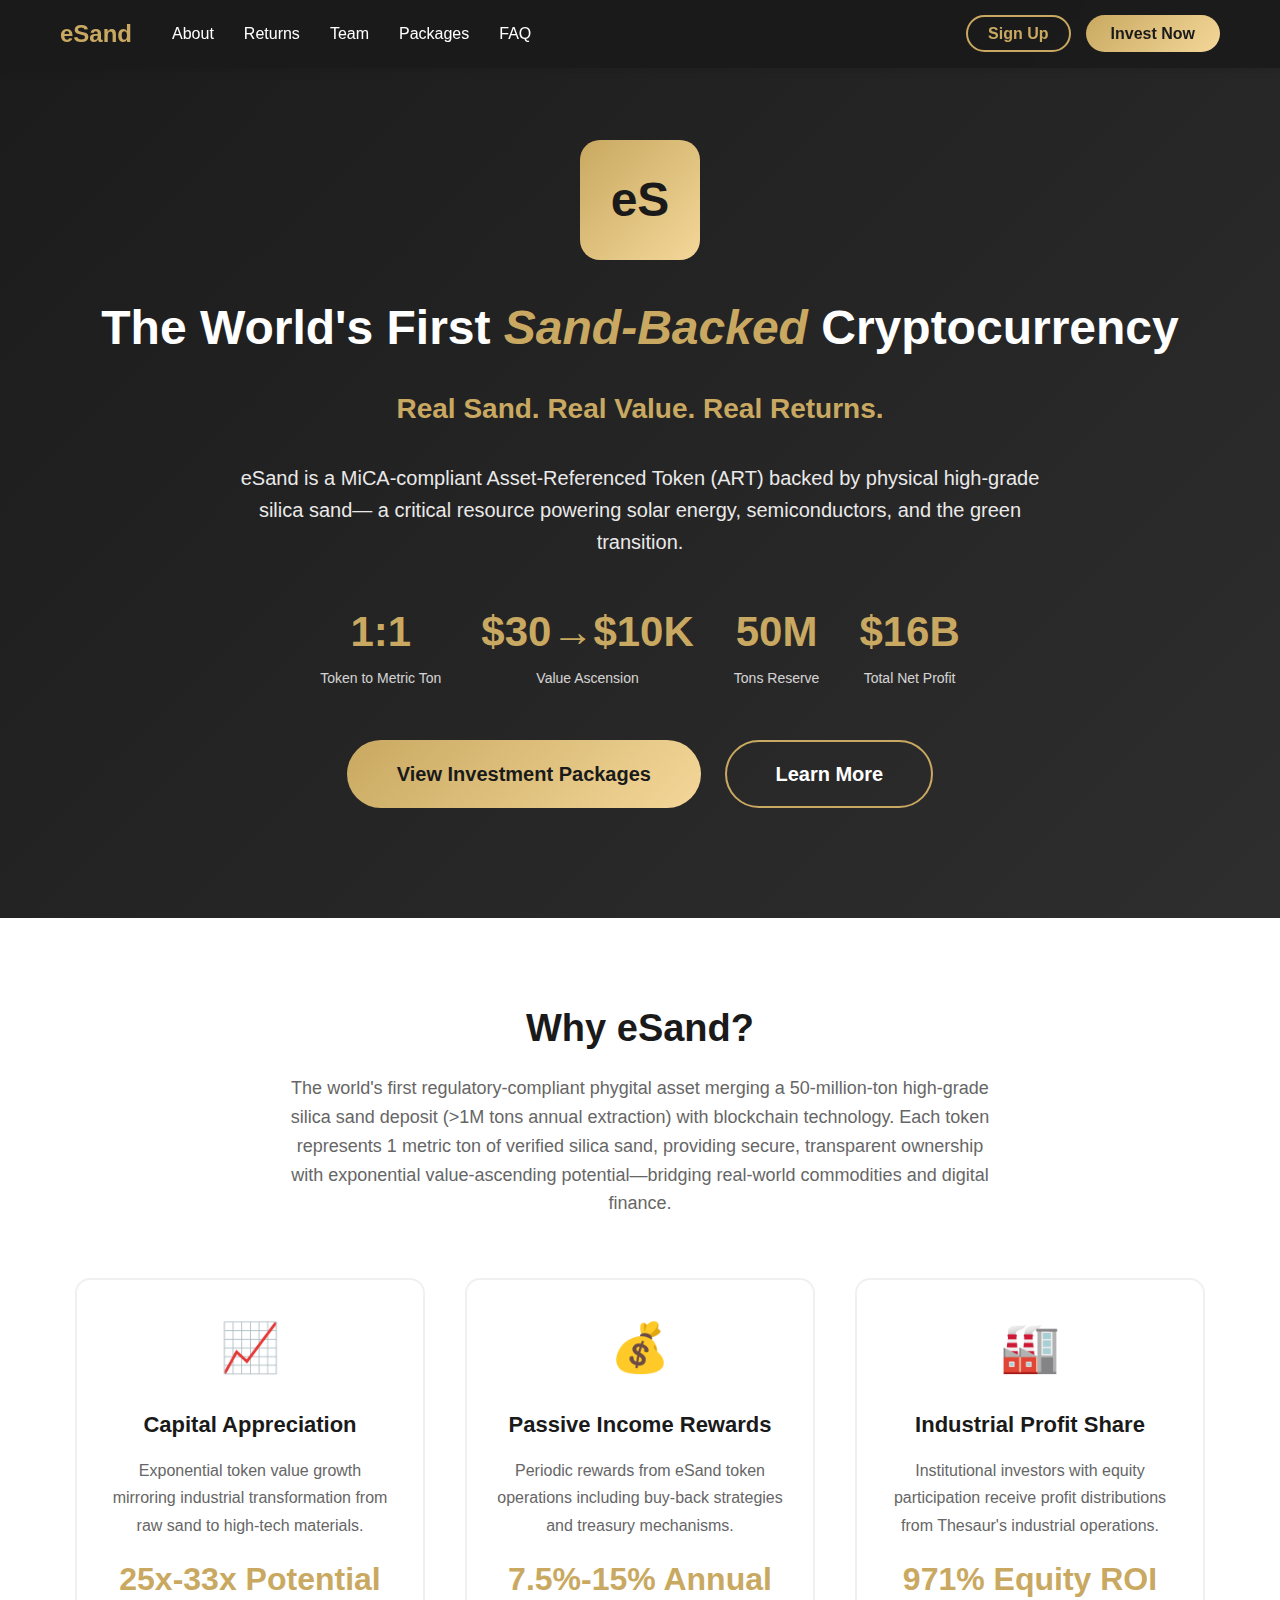
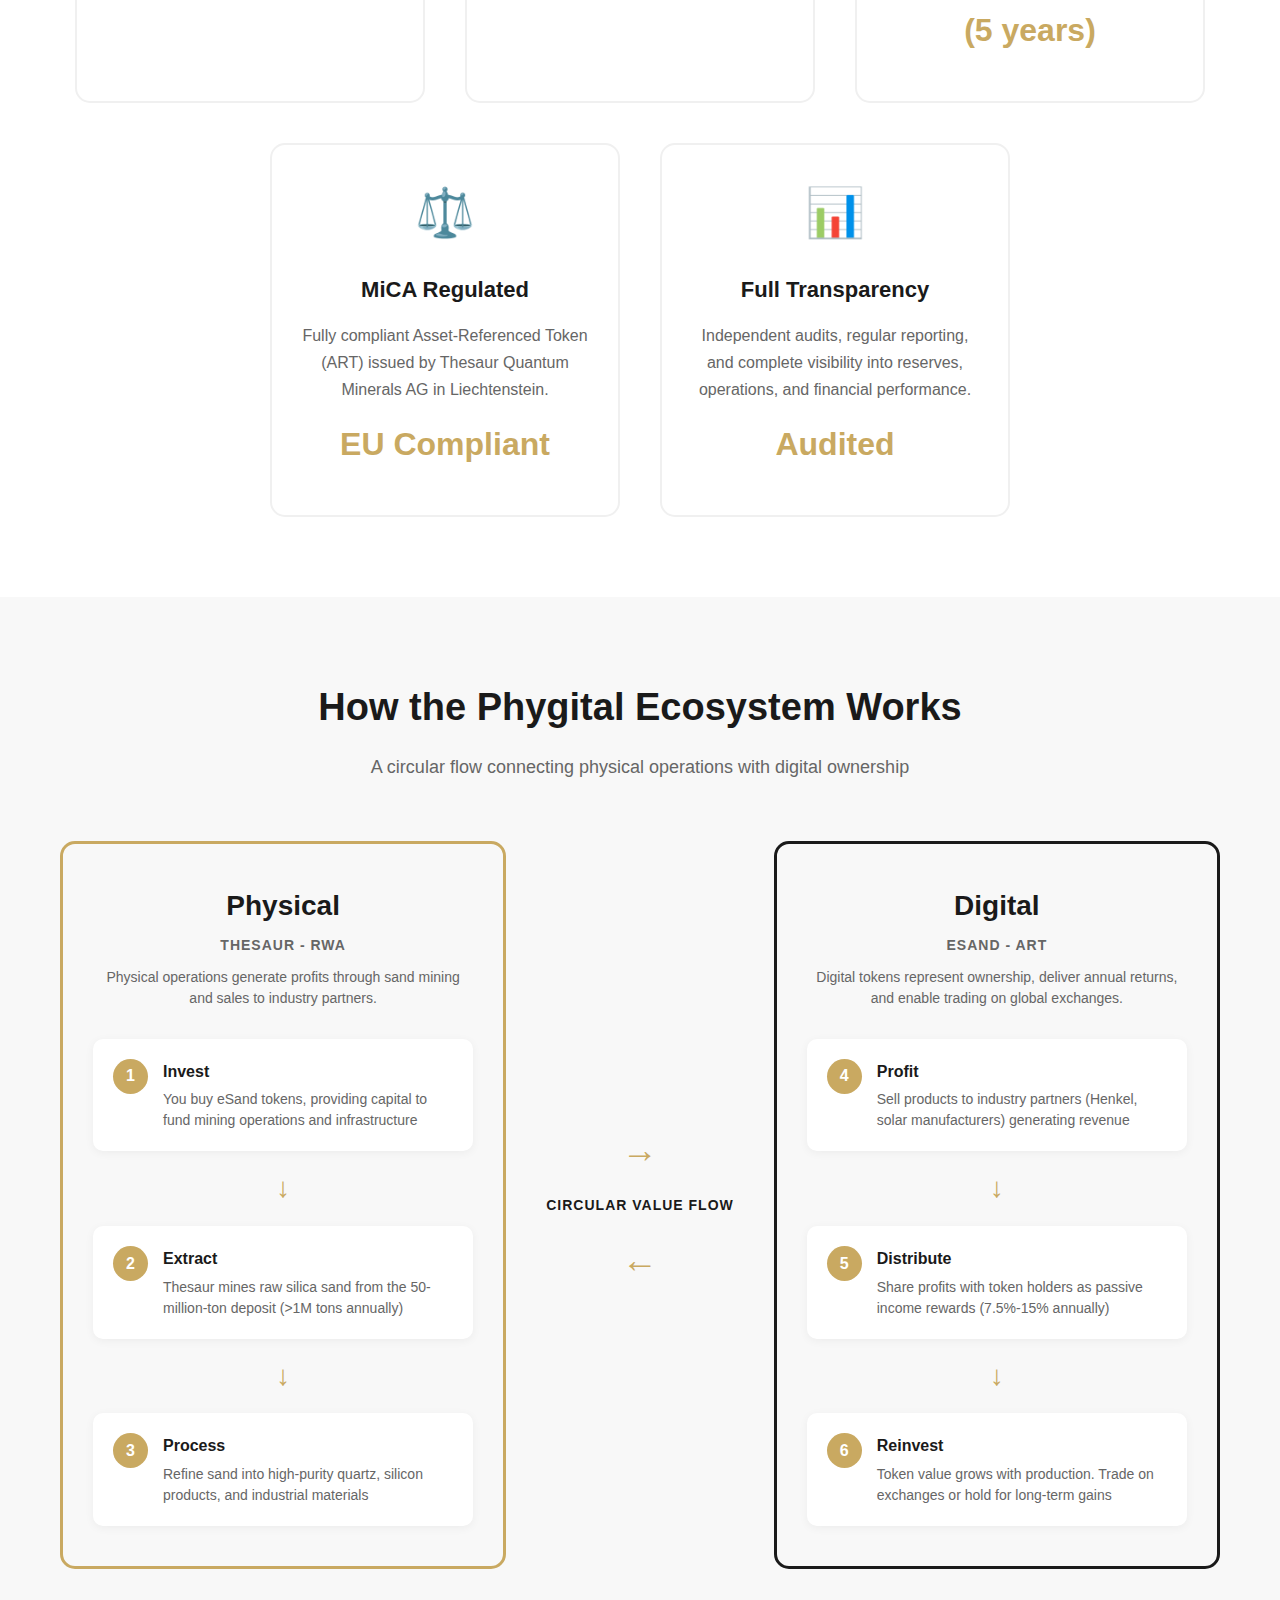
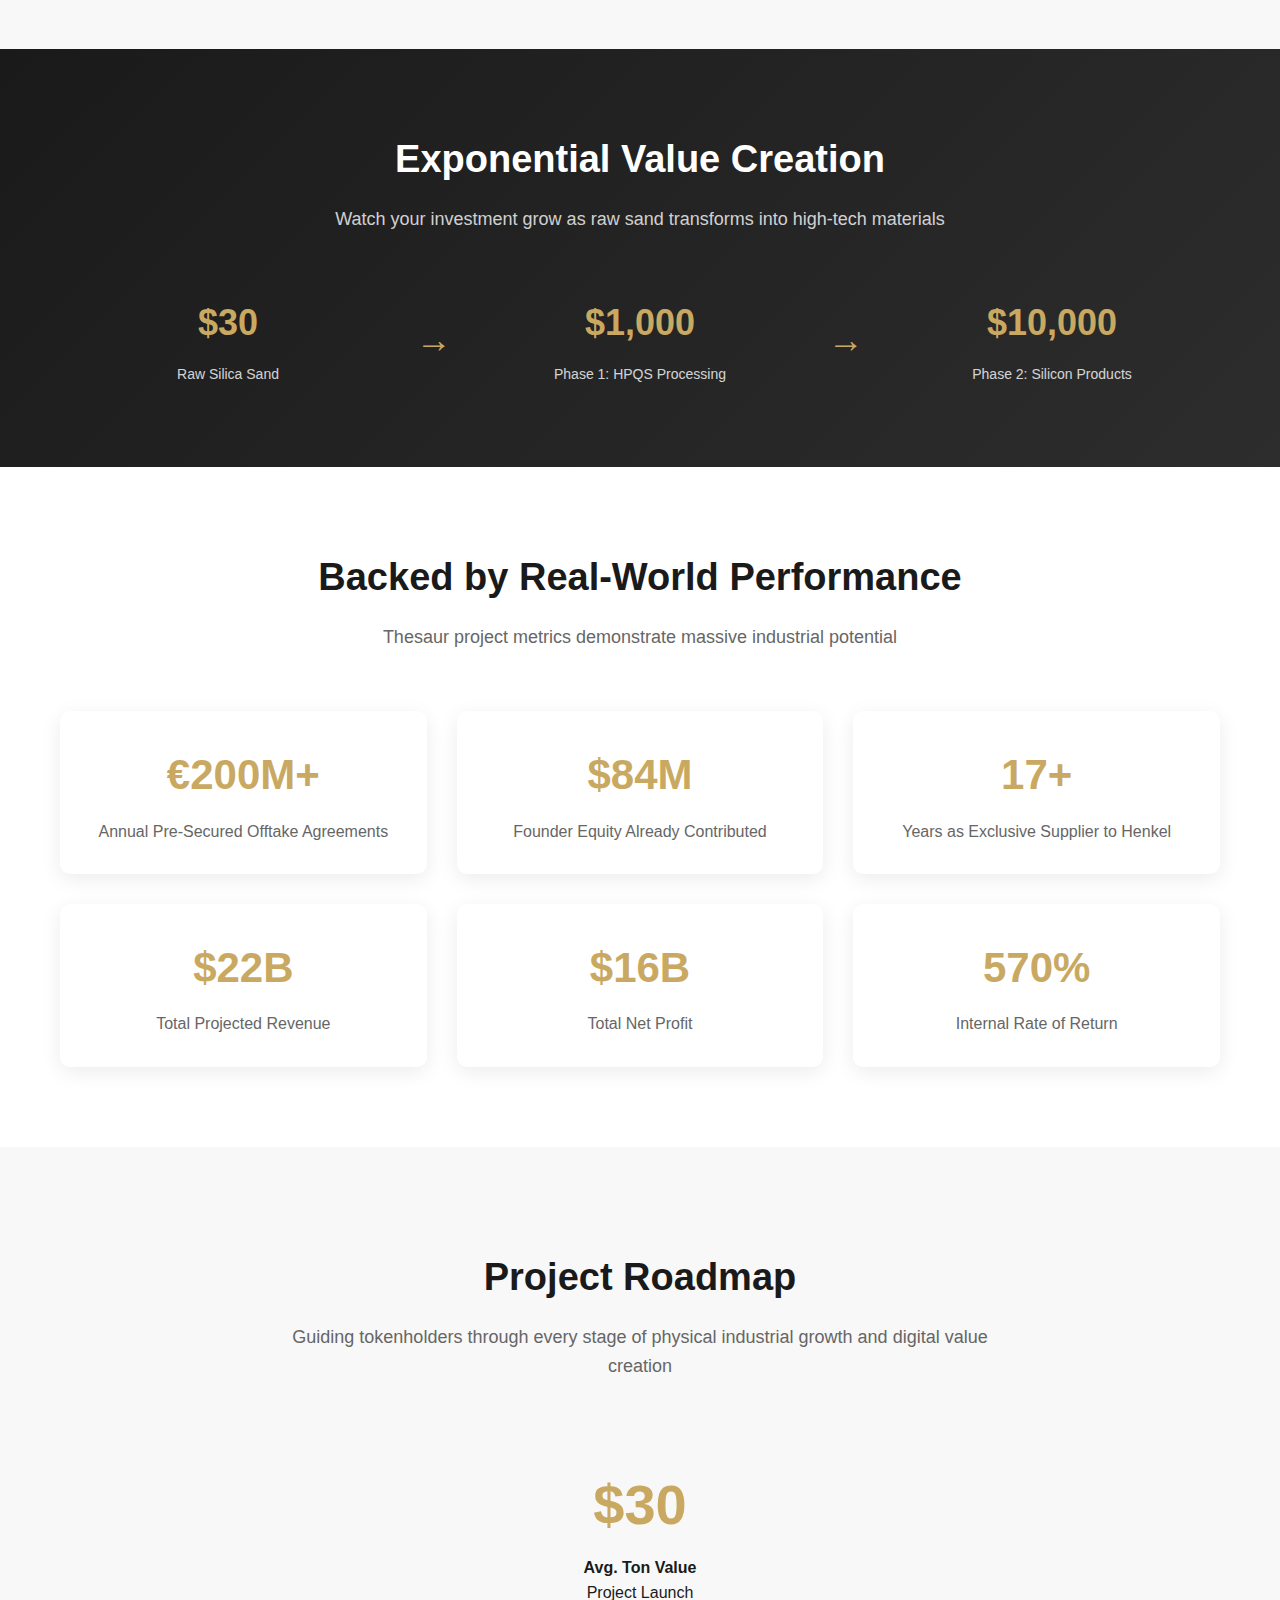
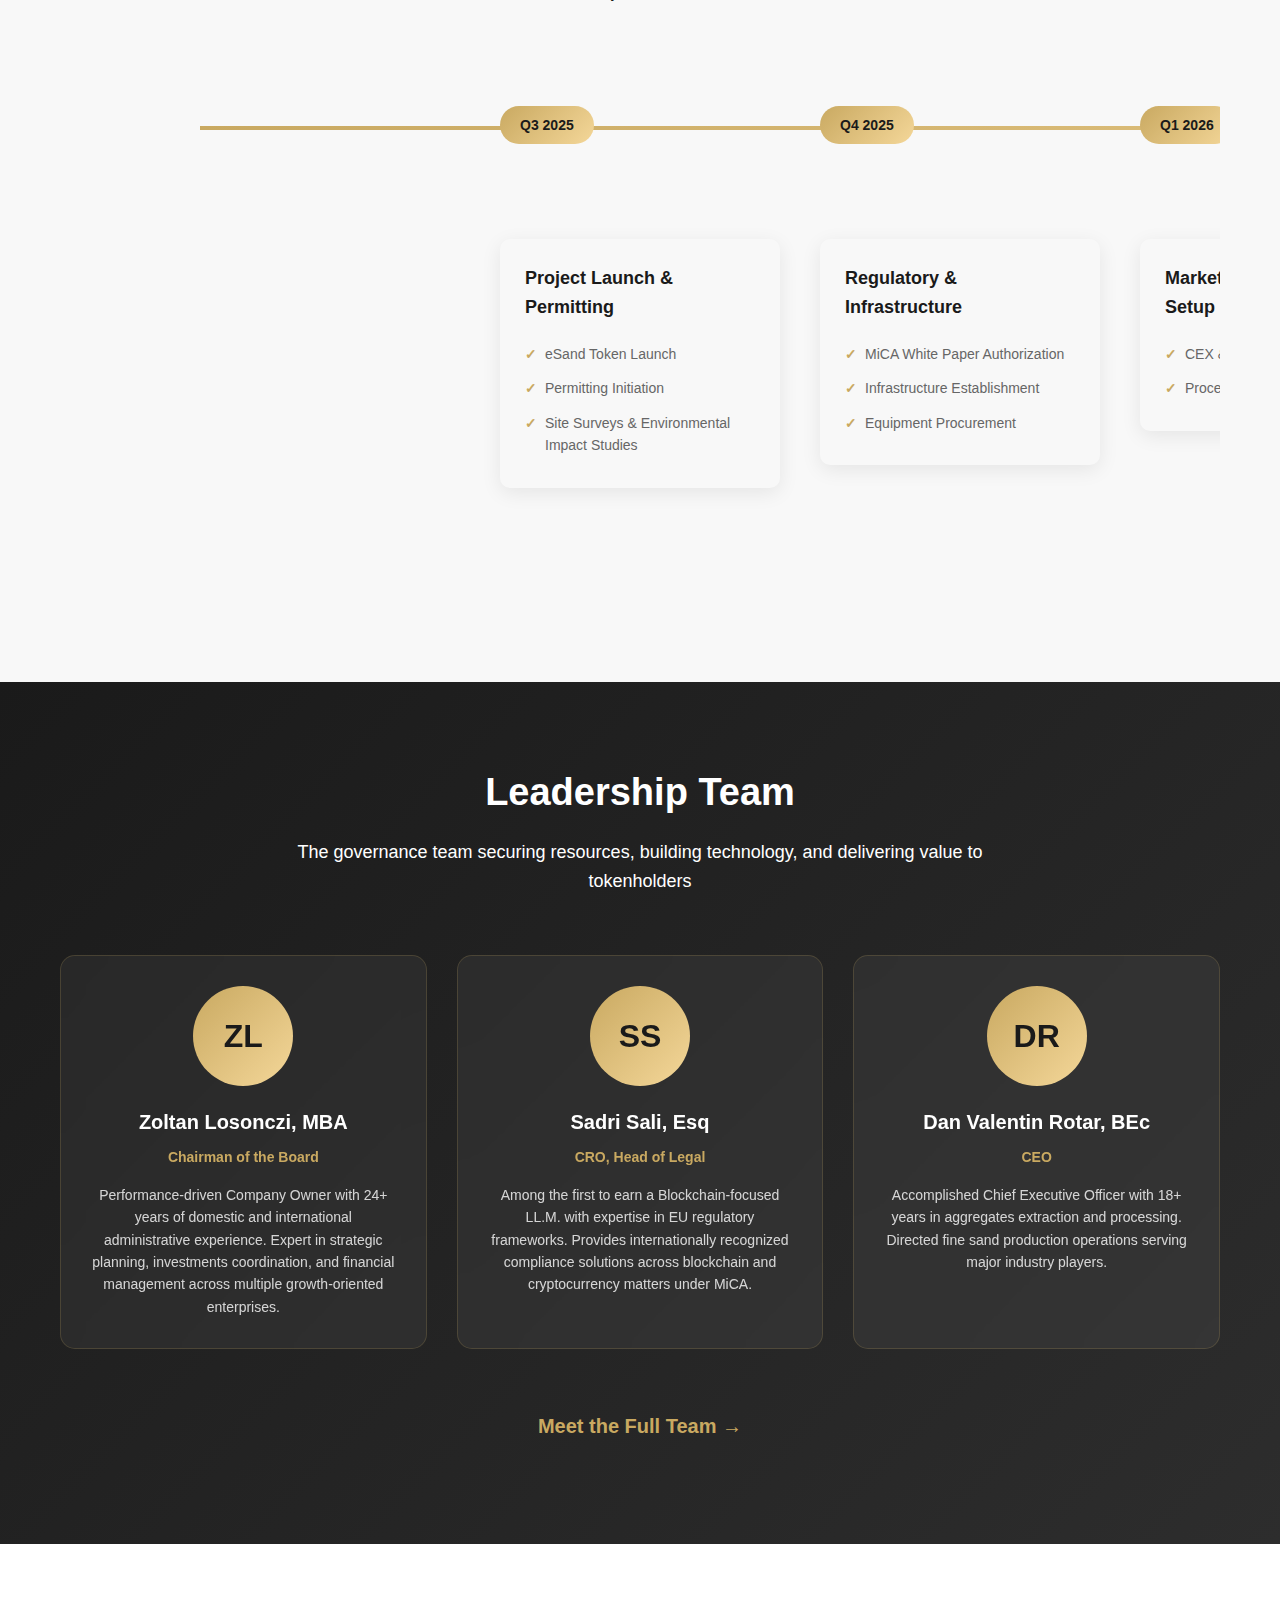
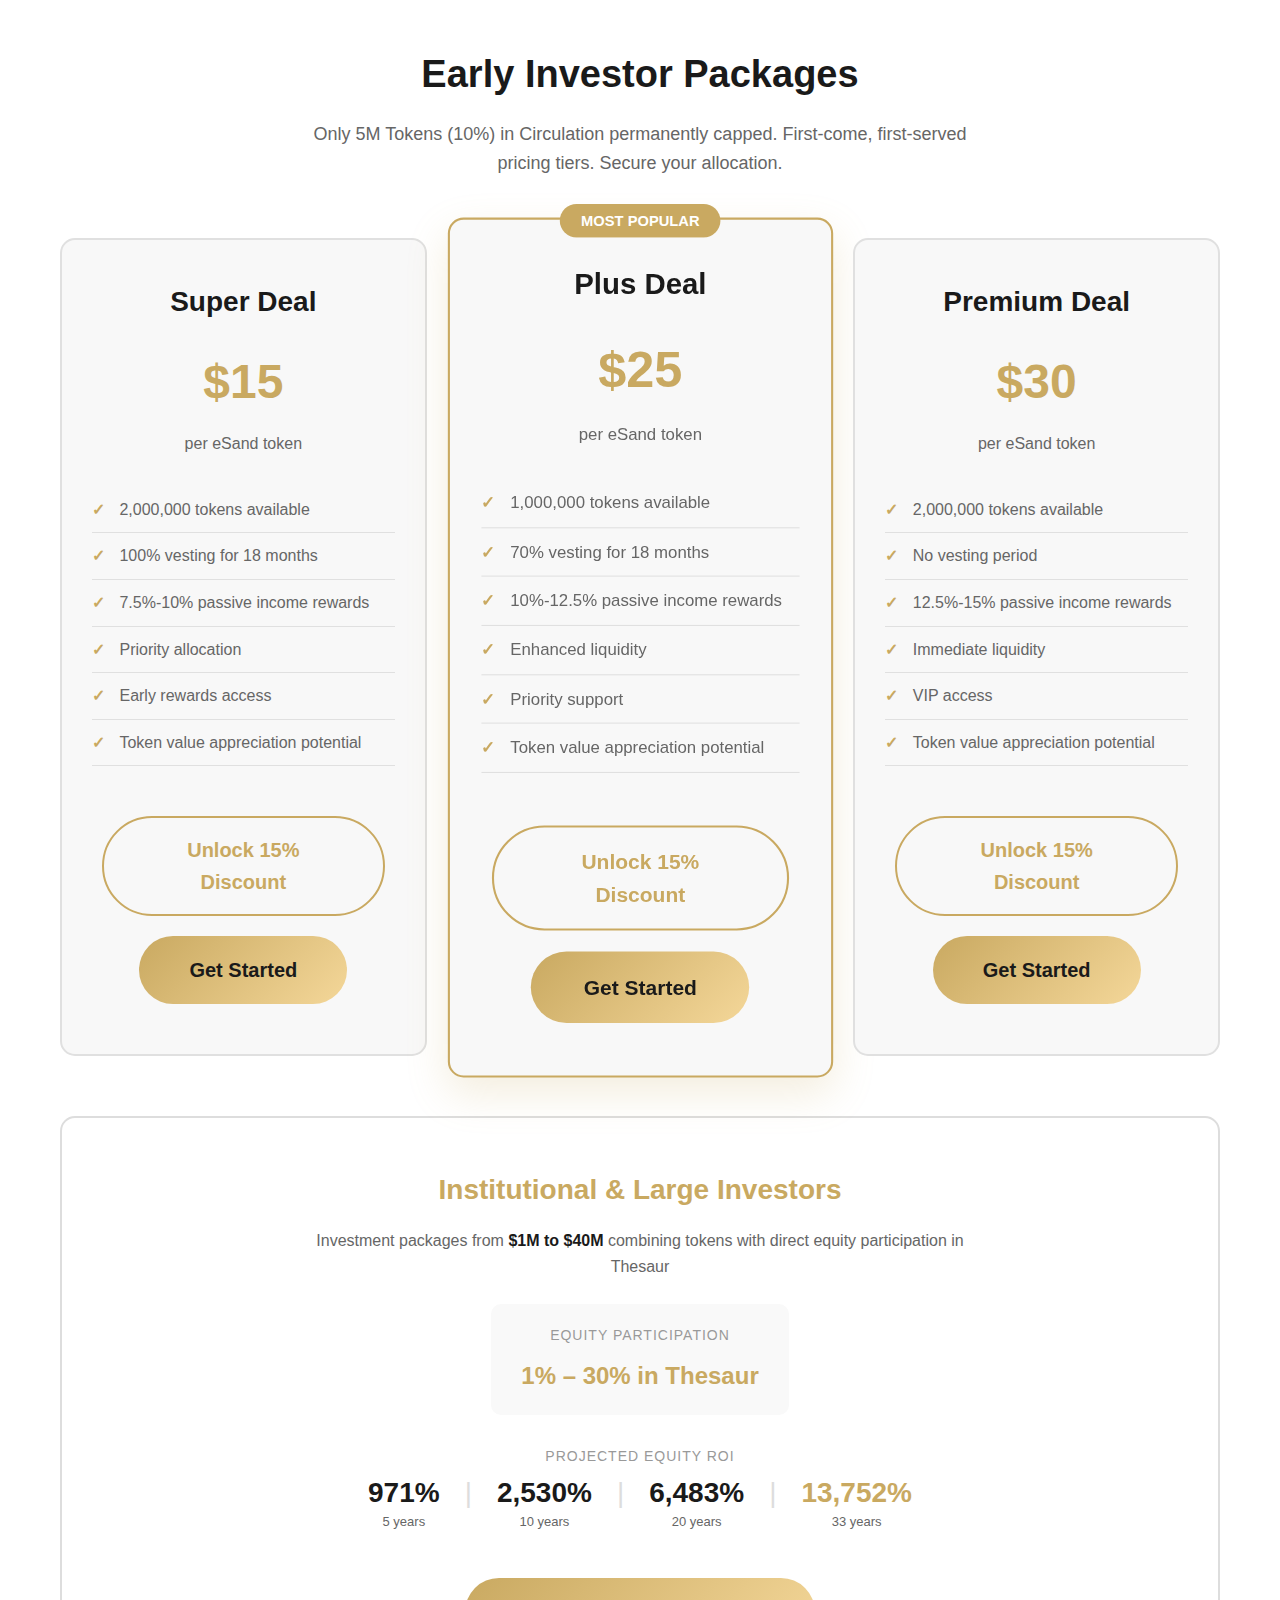
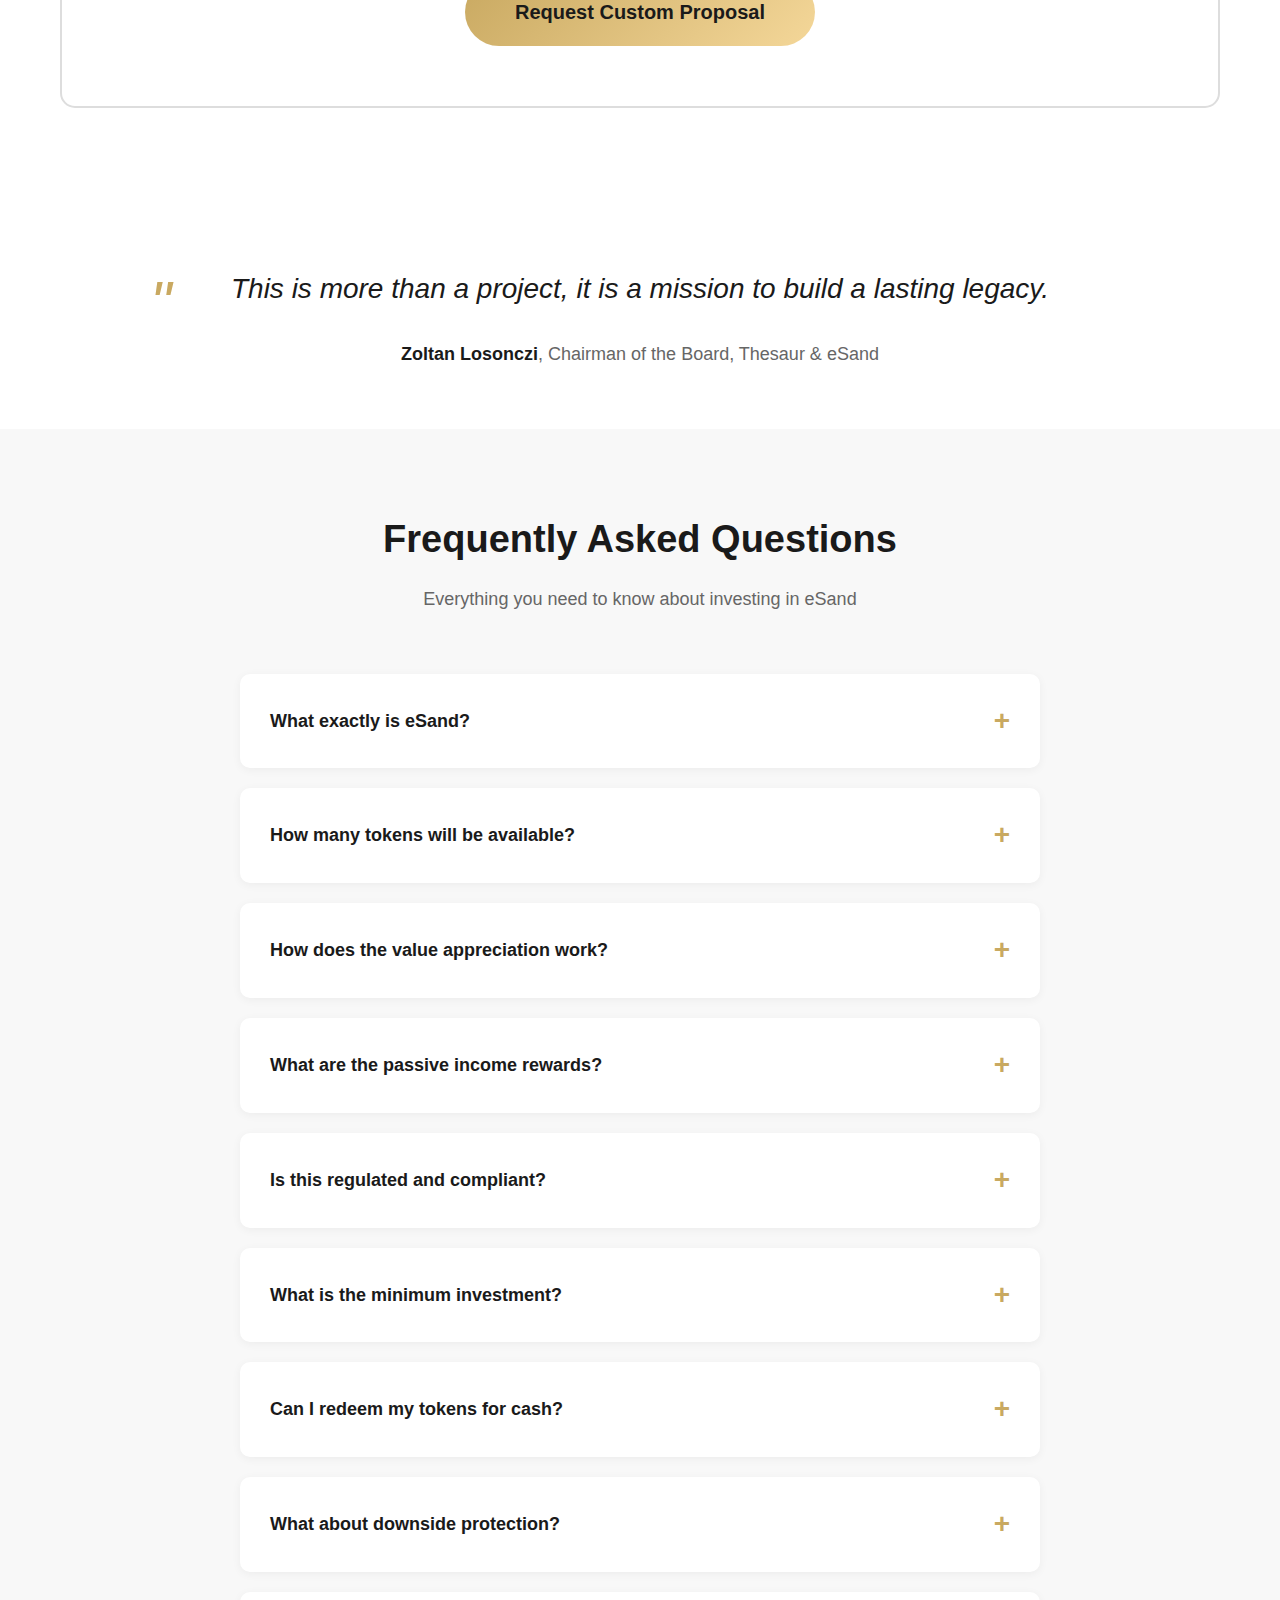
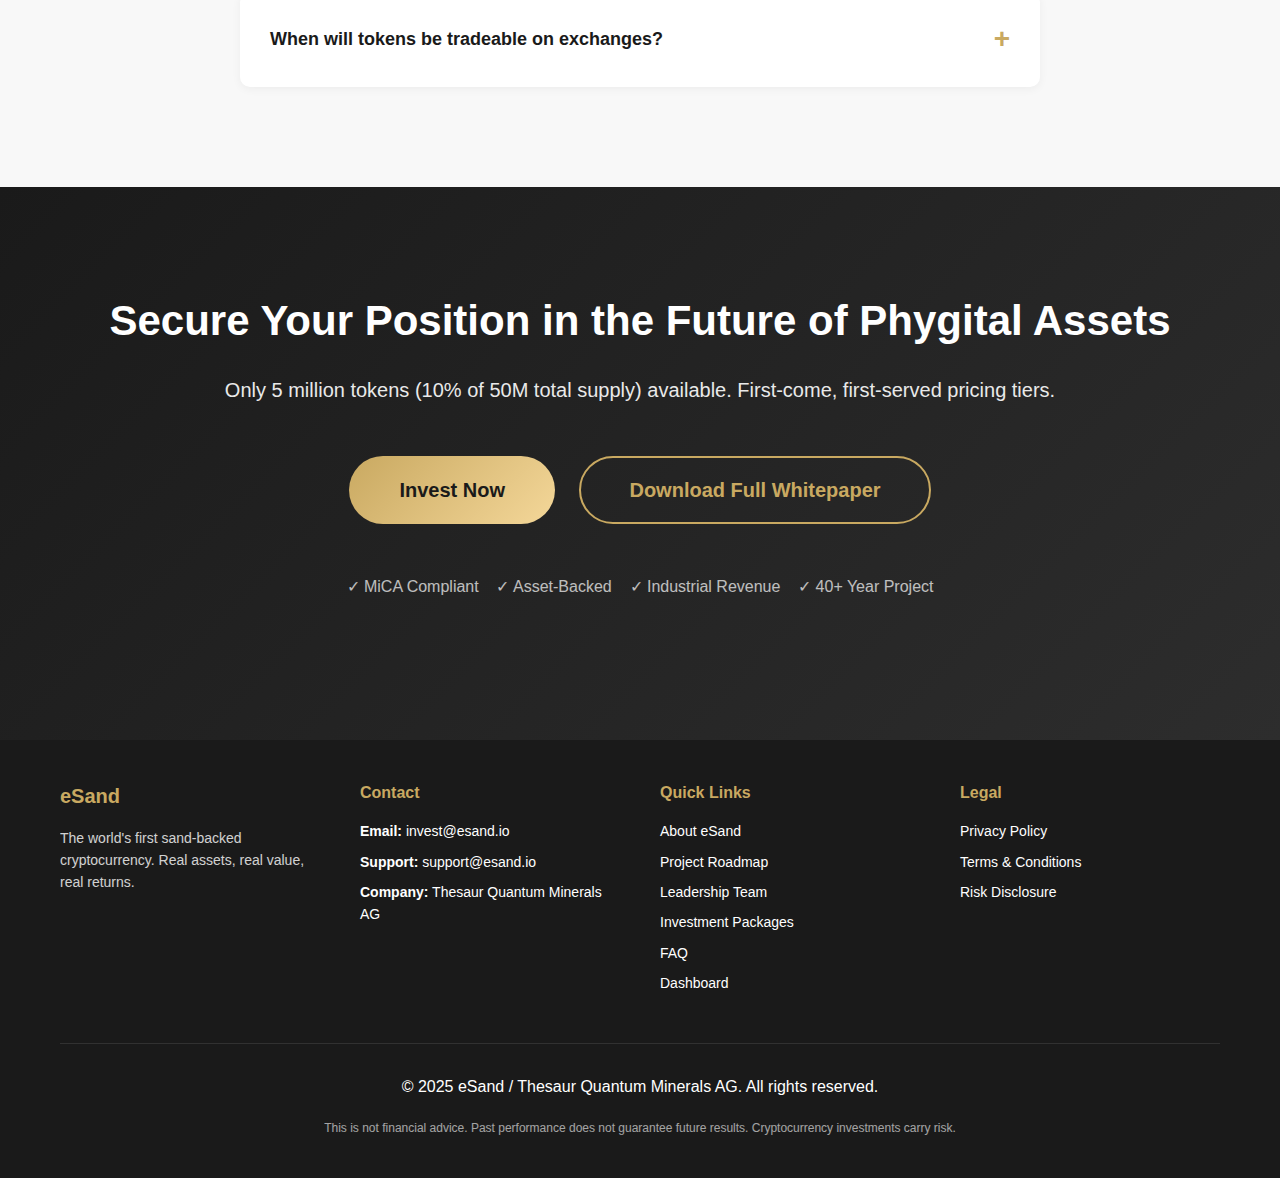
<file: index.html>
<!DOCTYPE html>
<html lang="en">
<head>
    <meta charset="UTF-8">
    <meta name="viewport" content="width=device-width, initial-scale=1.0">
    <title>eSand - World's First Sand-Backed Cryptocurrency</title>
    <style>
        * {
            margin: 0;
            padding: 0;
            box-sizing: border-box;
        }

        body {
            font-family: -apple-system, BlinkMacSystemFont, 'Segoe UI', Roboto, Oxygen, Ubuntu, Cantarell, sans-serif;
            line-height: 1.6;
            color: #333;
        }

        .container {
            max-width: 1200px;
            margin: 0 auto;
            padding: 0 20px;
        }

        /* Navigation */
        .main-nav {
            position: fixed;
            top: 0;
            left: 0;
            right: 0;
            background: rgba(26, 26, 26, 0.95);
            backdrop-filter: blur(10px);
            z-index: 1000;
            box-shadow: 0 2px 10px rgba(0, 0, 0, 0.1);
        }

        .nav-container {
            display: flex;
            align-items: center;
            padding: 15px 20px;
        }

        .nav-logo {
            font-size: 24px;
            font-weight: bold;
            color: #c9a961;
            text-decoration: none;
            transition: opacity 0.3s ease;
        }

        .nav-logo:hover {
            opacity: 0.8;
        }

        .nav-menu {
            display: flex;
            list-style: none;
            gap: 30px;
            margin: 0 0 0 40px;
            padding: 0;
            align-items: center;
            flex: 1;
        }

        .nav-menu li a {
            color: white;
            text-decoration: none;
            font-size: 16px;
            transition: color 0.3s ease;
            padding: 8px 0;
        }

        .nav-menu li a:hover {
            color: #c9a961;
        }

        /* Push action buttons to the right */
        .nav-menu li:nth-child(6) {
            margin-left: auto;
        }

        /* Make Invest Now closer to Sign Up */
        .nav-menu li:nth-child(7) {
            margin-left: -15px;
        }

        .nav-menu li a.nav-secondary-cta {
            border: 2px solid #c9a961;
            color: #c9a961;
            padding: 8px 20px;
            border-radius: 25px;
            font-weight: 600;
            transition: all 0.3s ease;
        }

        .nav-menu li a.nav-secondary-cta:hover {
            background: rgba(201, 169, 97, 0.1);
            transform: translateY(-2px);
        }

        .nav-menu li a.nav-cta {
            background: linear-gradient(135deg, #c9a961 0%, #f4d799 100%);
            color: #1a1a1a;
            padding: 10px 25px;
            border-radius: 25px;
            font-weight: 600;
        }

        .nav-menu li a.nav-cta:hover {
            transform: translateY(-2px);
            box-shadow: 0 4px 15px rgba(201, 169, 97, 0.3);
        }

        .nav-toggle {
            display: none;
            flex-direction: column;
            background: none;
            border: none;
            cursor: pointer;
            padding: 5px;
            margin-left: auto;
        }

        .nav-toggle span {
            width: 25px;
            height: 3px;
            background: #c9a961;
            margin: 3px 0;
            transition: 0.3s;
        }

        /* Mobile Navigation */
        @media (max-width: 768px) {
            .nav-menu {
                position: fixed;
                left: -100%;
                top: 60px;
                flex-direction: column;
                background: rgba(26, 26, 26, 0.98);
                width: 100%;
                text-align: center;
                transition: 0.3s;
                box-shadow: 0 10px 27px rgba(0, 0, 0, 0.05);
                padding: 20px 0;
                gap: 20px;
                margin: 0;
                flex: none;
            }

            .nav-menu.active {
                left: 0;
            }

            .nav-menu li:nth-child(6) {
                margin-left: 0;
            }

            .nav-menu li:nth-child(7) {
                margin-left: 0;
            }

            .nav-toggle {
                display: flex;
            }
        }

        /* Hero Section */
        .hero {
            background: linear-gradient(135deg, #1a1a1a 0%, #2d2d2d 100%);
            color: white;
            padding: 140px 20px 100px;
            text-align: center;
            position: relative;
            overflow: hidden;
        }

        .hero::before {
            content: '';
            position: absolute;
            top: 0;
            left: 0;
            right: 0;
            bottom: 0;
            background: url('data:image/svg+xml,<svg xmlns="http://www.w3.org/2000/svg" viewBox="0 0 1200 600"><rect fill="%23c9a961" opacity="0.1" width="1200" height="600"/></svg>');
            opacity: 0.1;
        }

        .hero-content {
            position: relative;
            z-index: 1;
        }

        .logo {
            width: 120px;
            height: 120px;
            background: linear-gradient(135deg, #c9a961 0%, #f4d799 100%);
            margin: 0 auto 30px;
            border-radius: 20px;
            display: flex;
            align-items: center;
            justify-content: center;
            font-size: 48px;
            font-weight: bold;
            color: #1a1a1a;
        }

        .hero h1 {
            font-size: 48px;
            margin-bottom: 20px;
            font-weight: 700;
        }

        .hero .highlight {
            color: #c9a961;
            font-style: italic;
        }

        .hero .tagline {
            font-size: 28px;
            color: #c9a961;
            margin-bottom: 30px;
            font-weight: 600;
        }

        .hero .subtext {
            font-size: 20px;
            margin-bottom: 40px;
            opacity: 0.9;
            max-width: 800px;
            margin-left: auto;
            margin-right: auto;
        }

        .value-proposition {
            display: flex;
            justify-content: center;
            gap: 40px;
            margin-bottom: 40px;
            flex-wrap: wrap;
        }

        .value-item {
            text-align: center;
        }

        .value-item .number {
            font-size: 42px;
            font-weight: bold;
            color: #c9a961;
            display: block;
        }

        .value-item .label {
            font-size: 14px;
            opacity: 0.8;
        }

        .cta-primary {
            display: inline-block;
            background: linear-gradient(135deg, #c9a961 0%, #f4d799 100%);
            color: #1a1a1a;
            padding: 18px 50px;
            font-size: 20px;
            font-weight: 600;
            text-decoration: none;
            border-radius: 50px;
            transition: transform 0.3s, box-shadow 0.3s;
            margin: 10px;
        }

        .cta-primary:hover {
            transform: translateY(-3px);
            box-shadow: 0 10px 30px rgba(201, 169, 97, 0.4);
        }

        .cta-secondary {
            display: inline-block;
            background: transparent;
            color: #c9a961;
            border: 2px solid #c9a961;
            padding: 16px 48px;
            font-size: 20px;
            font-weight: 600;
            text-decoration: none;
            border-radius: 50px;
            transition: all 0.3s;
            margin: 10px;
        }

        .cta-secondary:hover {
            background: rgba(201, 169, 97, 0.1);
        }

        /* Override secondary button color when on dark backgrounds */
        .hero .cta-secondary {
            color: white;
        }

        /* Owner Quote Section */
        .owner-quote {
            padding: 60px 20px;
            background: white;
            text-align: center;
        }

        .owner-quote blockquote {
            font-size: 28px;
            font-style: italic;
            color: #1a1a1a;
            max-width: 900px;
            margin: 0 auto 30px;
            line-height: 1.5;
            position: relative;
        }

        .owner-quote blockquote::before {
            content: '"';
            font-size: 60px;
            color: #c9a961;
            position: absolute;
            left: -40px;
            top: -10px;
        }

        .owner-quote cite {
            display: block;
            font-size: 18px;
            font-style: normal;
            color: #666;
            margin-top: 20px;
        }

        .owner-quote cite strong {
            color: #1a1a1a;
            font-weight: 600;
        }

        .section-header {
            text-align: center;
            margin-bottom: 60px;
        }

        .section-number {
            display: none;
        }

        .section-header h2 {
            font-size: 38px;
            margin-bottom: 15px;
            color: #1a1a1a;
        }

        .section-header p {
            font-size: 18px;
            color: #666;
            max-width: 700px;
            margin: 0 auto;
        }

        /* Solution Section */
        .solution {
            padding: 80px 20px;
            background: #f8f8f8;
        }

        .solution-grid {
            display: flex;
            flex-wrap: wrap;
            gap: 40px;
            margin-top: 40px;
            justify-content: center;
        }

        .solution-card {
            text-align: center;
            padding: 30px;
            border: 2px solid #f0f0f0;
            border-radius: 15px;
            transition: all 0.3s;
            flex: 0 1 350px;
        }

        .solution-card:hover {
            border-color: #c9a961;
            transform: translateY(-5px);
            box-shadow: 0 10px 30px rgba(0,0,0,0.1);
        }

        .solution-icon {
            font-size: 48px;
            margin-bottom: 20px;
        }

        .solution-card h3 {
            font-size: 22px;
            margin-bottom: 15px;
            color: #1a1a1a;
        }

        .solution-card p {
            color: #666;
            line-height: 1.7;
        }

        .solution-card .highlight-number {
            display: block;
            font-size: 32px;
            font-weight: bold;
            color: #c9a961;
            margin: 15px 0;
        }

        /* Value Ascension */
        .value-ascension {
            padding: 80px 20px;
            background: linear-gradient(135deg, #1a1a1a 0%, #2d2d2d 100%);
            color: white;
        }

        /* Phygital Ecosystem */
        .phygital-ecosystem {
            padding: 80px 20px;
            background: #f8f8f8;
        }

        .ecosystem-flow {
            display: flex;
            justify-content: space-between;
            align-items: center;
            margin-top: 60px;
            gap: 40px;
            flex-wrap: wrap;
        }

        .ecosystem-side {
            flex: 1;
            min-width: 300px;
            padding: 40px 30px;
            border-radius: 15px;
            background: #f8f8f8;
        }

        .physical-side {
            border: 3px solid #c9a961;
        }

        .digital-side {
            border: 3px solid #1a1a1a;
        }

        .side-header {
            text-align: center;
            margin-bottom: 30px;
        }

        .side-icon {
            font-size: 48px;
            margin-bottom: 15px;
        }

        .side-header h3 {
            font-size: 28px;
            color: #1a1a1a;
            margin-bottom: 5px;
        }

        .side-label {
            font-size: 14px;
            color: #666;
            font-weight: 600;
            text-transform: uppercase;
            letter-spacing: 1px;
        }

        .flow-steps {
            display: flex;
            flex-direction: column;
            gap: 15px;
        }

        .flow-step {
            display: flex;
            align-items: flex-start;
            gap: 15px;
            background: white;
            padding: 20px;
            border-radius: 10px;
            box-shadow: 0 2px 10px rgba(0,0,0,0.05);
        }

        .step-number {
            min-width: 35px;
            height: 35px;
            background: #c9a961;
            color: white;
            border-radius: 50%;
            display: flex;
            align-items: center;
            justify-content: center;
            font-weight: bold;
            font-size: 16px;
        }

        .step-content h4 {
            font-size: 16px;
            color: #1a1a1a;
            margin-bottom: 5px;
        }

        .step-content p {
            font-size: 14px;
            color: #666;
            line-height: 1.5;
            margin: 0;
        }

        .flow-arrow {
            text-align: center;
            font-size: 28px;
            color: #c9a961;
            font-weight: bold;
        }

        .ecosystem-connector {
            display: flex;
            align-items: center;
            justify-content: center;
            min-width: 150px;
        }

        .connector-arrows {
            text-align: center;
        }

        .arrow-right,
        .arrow-left {
            font-size: 36px;
            color: #c9a961;
            font-weight: bold;
        }

        .connector-label {
            font-size: 14px;
            font-weight: 600;
            color: #1a1a1a;
            text-transform: uppercase;
            letter-spacing: 1px;
            margin: 15px 0;
            white-space: nowrap;
        }

        .ecosystem-message {
            margin-top: 60px;
            text-align: center;
            padding: 40px;
            background: linear-gradient(135deg, #1a1a1a 0%, #2d2d2d 100%);
            border-radius: 15px;
            color: white;
        }

        .ecosystem-message p {
            font-size: 22px;
            line-height: 1.6;
            margin: 0;
        }

        .ecosystem-message strong {
            color: #c9a961;
        }

        .ascension-flow {
            display: flex;
            justify-content: space-around;
            align-items: center;
            margin-top: 40px;
            flex-wrap: wrap;
            gap: 20px;
        }

        .ascension-step {
            text-align: center;
            flex: 1;
            min-width: 150px;
        }

        .ascension-step .price {
            font-size: 36px;
            font-weight: bold;
            color: #c9a961;
            display: block;
            margin-bottom: 10px;
        }

        .ascension-step .phase {
            font-size: 14px;
            opacity: 0.8;
        }

        .arrow {
            font-size: 36px;
            color: #c9a961;
        }

        /* Testimonials/Social Proof */
        .testimonials {
            padding: 80px 20px;
            background: white;
        }

        .stats-grid {
            display: grid;
            grid-template-columns: repeat(3, 1fr);
            gap: 30px;
            margin-top: 40px;
        }

        .stat-card {
            background: white;
            padding: 30px;
            border-radius: 10px;
            text-align: center;
            box-shadow: 0 5px 20px rgba(0,0,0,0.08);
        }

        .stat-card .stat-number {
            font-size: 42px;
            font-weight: bold;
            color: #c9a961;
            display: block;
            margin-bottom: 10px;
        }

        .stat-card .stat-label {
            font-size: 16px;
            color: #666;
        }

        /* Project Roadmap */
        .roadmap {
            padding: 100px 20px;
            background: #f8f8f8;
            overflow: hidden;
        }

        .roadmap-value-tracker {
            position: sticky;
            top: 80px;
            color: #1a1a1a;
            padding: 20px;
            border-radius: 15px;
            text-align: center;
            margin-bottom: 40px;
            z-index: 10;
        }

        .roadmap-value-tracker .value-label {
            font-size: 14px;
            font-weight: 600;
            margin-bottom: 5px;
        }

        .roadmap-value-tracker .value-amount {
            font-size: 48px;
            font-weight: bold;
        }

        .roadmap-value-tracker .tracker-value {
            font-size: 56px;
            font-weight: bold;
            color: #c9a961;
            margin-bottom: 5px;
        }

        .roadmap-value-tracker .tracker-label {
            font-size: 16px;
            font-weight: 600;
            color: #1a1a1a;
        }

        .timeline-horizontal-container {
            position: relative;
            overflow-x: auto;
            overflow-y: visible;
            padding-bottom: 20px;
        }

        .timeline-horizontal {
            display: flex;
            gap: 40px;
            padding: 40px calc(50% - 140px);
            position: relative;
            min-width: max-content;
        }

        .timeline-horizontal::before {
            content: '';
            position: absolute;
            top: 60px;
            left: 140px;
            right: 140px;
            height: 4px;
            background: linear-gradient(to right, #c9a961, #f4d799);
        }

        .timeline-item {
            position: relative;
            min-width: 280px;
            max-width: 280px;
        }

        .timeline-quarter {
            display: inline-block;
            background: linear-gradient(135deg, #c9a961 0%, #f4d799 100%);
            color: #1a1a1a;
            padding: 8px 20px;
            border-radius: 20px;
            font-weight: 700;
            font-size: 14px;
            margin-bottom: 15px;
        }

        .timeline-content {
            background: #f8f8f8;
            padding: 25px;
            border-radius: 10px;
            box-shadow: 0 5px 20px rgba(0,0,0,0.08);
            margin-top: 80px;
        }

        .timeline-content h3 {
            font-size: 18px;
            margin-bottom: 15px;
            color: #1a1a1a;
        }

        .timeline-content ul {
            list-style: none;
            padding: 0;
            margin: 0;
        }

        .timeline-content ul li {
            padding: 6px 0;
            padding-left: 20px;
            position: relative;
            color: #666;
            font-size: 14px;
        }

        .timeline-content ul li::before {
            content: '✓';
            position: absolute;
            left: 0;
            color: #c9a961;
            font-weight: bold;
        }

        @media (max-width: 768px) {
            .timeline-item {
                min-width: 240px;
                max-width: 240px;
            }

            .timeline-horizontal {
                padding: 40px calc(50% - 120px);
            }

            .timeline-horizontal::before {
                left: 120px;
                right: 120px;
            }
        }

        /* Leadership Team */
        .team {
            padding: 80px 20px;
            background: linear-gradient(135deg, #1a1a1a 0%, #2d2d2d 100%);
            color: white;
        }

        .team .section-header h2,
        .team .section-header p {
            color: white;
        }

        .team-grid {
            display: grid;
            grid-template-columns: repeat(auto-fit, minmax(280px, 1fr));
            gap: 30px;
            margin-top: 60px;
        }

        .team-member {
            background: rgba(255, 255, 255, 0.05);
            backdrop-filter: blur(10px);
            padding: 30px;
            border-radius: 15px;
            text-align: center;
            transition: all 0.3s;
            border: 1px solid rgba(201, 169, 97, 0.2);
        }

        .team-member:hover {
            transform: translateY(-5px);
            box-shadow: 0 10px 30px rgba(201, 169, 97, 0.3);
            border-color: #c9a961;
        }

        .team-member.featured {
            background: rgba(201, 169, 97, 0.1);
            border: 2px solid #c9a961;
        }

        .team-avatar {
            width: 100px;
            height: 100px;
            background: linear-gradient(135deg, #c9a961 0%, #f4d799 100%);
            color: #1a1a1a;
            border-radius: 50%;
            display: flex;
            align-items: center;
            justify-content: center;
            font-size: 32px;
            font-weight: bold;
            margin: 0 auto 20px;
        }

        .team-member h3 {
            font-size: 20px;
            margin-bottom: 8px;
            color: white;
        }

        .team-role {
            color: #c9a961;
            font-weight: 600;
            margin-bottom: 15px;
            font-size: 14px;
        }

        .team-bio {
            font-size: 14px;
            line-height: 1.6;
            color: rgba(255, 255, 255, 0.8);
        }

        /* Investment Packages */
        .packages {
            padding: 100px 20px;
            background: white;
        }

        .packages-grid {
            display: grid;
            grid-template-columns: repeat(auto-fit, minmax(320px, 1fr));
            gap: 30px;
            margin-top: 40px;
        }

        .package-card {
            background: #f8f8f8;
            border: 2px solid #e0e0e0;
            border-radius: 15px;
            padding: 40px 30px;
            text-align: center;
            transition: all 0.3s;
            position: relative;
        }

        .package-card.featured {
            border-color: #c9a961;
            transform: scale(1.05);
            box-shadow: 0 15px 40px rgba(201, 169, 97, 0.2);
        }

        .package-badge {
            position: absolute;
            top: -15px;
            left: 50%;
            transform: translateX(-50%);
            background: #c9a961;
            color: white;
            padding: 5px 20px;
            border-radius: 20px;
            font-size: 14px;
            font-weight: 600;
        }

        .package-card:hover {
            transform: translateY(-5px);
            box-shadow: 0 10px 30px rgba(0,0,0,0.15);
        }

        .package-card h3 {
            font-size: 28px;
            margin-bottom: 20px;
            color: #1a1a1a;
        }

        .package-price {
            font-size: 48px;
            font-weight: bold;
            color: #c9a961;
            margin-bottom: 10px;
        }

        .package-detail {
            font-size: 16px;
            color: #666;
            margin: 10px 0;
        }

        .package-features {
            list-style: none;
            margin: 30px 0;
            text-align: left;
        }

        .package-features li {
            padding: 10px 0;
            border-bottom: 1px solid #e0e0e0;
            color: #666;
        }

        .package-features li:before {
            content: "✓ ";
            color: #c9a961;
            font-weight: bold;
            margin-right: 10px;
        }

        /* FAQ Section */
        .faq {
            padding: 80px 20px;
            background: #f8f8f8;
        }

        .faq-list {
            max-width: 800px;
            margin: 40px auto 0;
        }

        .faq-item {
            background: white;
            margin-bottom: 20px;
            border-radius: 10px;
            overflow: hidden;
            box-shadow: 0 2px 10px rgba(0,0,0,0.05);
        }

        .faq-question {
            padding: 25px 30px;
            font-size: 18px;
            font-weight: 600;
            color: #1a1a1a;
            cursor: pointer;
            display: flex;
            justify-content: space-between;
            align-items: center;
            transition: background 0.3s;
        }

        .faq-question:hover {
            background: #f8f8f8;
        }

        .faq-question::after {
            content: "+";
            font-size: 28px;
            color: #c9a961;
        }

        .faq-answer {
            padding: 0 30px 25px;
            color: #666;
            line-height: 1.8;
            display: none;
        }

        /* Final CTA */
        .final-cta {
            padding: 100px 20px;
            background: linear-gradient(135deg, #1a1a1a 0%, #2d2d2d 100%);
            color: white;
            text-align: center;
        }

        .final-cta h2 {
            font-size: 42px;
            margin-bottom: 20px;
        }

        .final-cta p {
            font-size: 20px;
            margin-bottom: 40px;
            opacity: 0.9;
        }

        /* Footer */
        footer {
            background: #1a1a1a;
            color: white;
            padding: 40px 20px;
            text-align: center;
        }

        footer a {
            color: #c9a961;
            text-decoration: none;
        }

        /* Responsive */
        @media (max-width: 768px) {
            .hero h1 {
                font-size: 32px;
            }

            .hero .tagline {
                font-size: 20px;
            }

            .hero .subtext {
                font-size: 16px;
            }

            .owner-quote blockquote {
                font-size: 20px;
                padding: 0 20px;
            }

            .owner-quote blockquote::before {
                left: -10px;
                font-size: 40px;
            }

            .owner-quote cite {
                font-size: 16px;
            }

            .value-proposition {
                gap: 20px;
            }

            .section-header h2 {
                font-size: 28px;
            }

            .ascension-flow {
                flex-direction: column;
            }

            .arrow {
                transform: rotate(90deg);
            }

            .package-card.featured {
                transform: scale(1);
            }

            /* Phygital Ecosystem Mobile */
            .ecosystem-flow {
                flex-direction: column;
            }

            .ecosystem-connector {
                transform: rotate(90deg);
                margin: 20px 0;
            }

            .connector-label {
                font-size: 12px;
            }

            .ecosystem-side {
                min-width: 100%;
            }

            .ecosystem-message p {
                font-size: 18px;
            }

            .stats-grid {
                grid-template-columns: 1fr;
            }
        }
    </style>
</head>
<body>
    <!-- NAVIGATION -->
    <nav class="main-nav">
        <div class="container nav-container">
            <a href="#home" class="nav-logo">eSand</a>
            <ul class="nav-menu">
                <li><a href="#solution">About</a></li>
                <li><a href="#value">Returns</a></li>
                <li><a href="#team">Team</a></li>
                <li><a href="#packages">Packages</a></li>
                <li><a href="#faq">FAQ</a></li>
                <li><a href="https://dashboard.esand.com/" class="nav-secondary-cta">Sign Up</a></li>
                <li><a href="#packages" class="nav-cta">Invest Now</a></li>
            </ul>
            <button class="nav-toggle" aria-label="Toggle navigation">
                <span></span>
                <span></span>
                <span></span>
            </button>
        </div>
    </nav>

    <!-- HERO SECTION -->
    <section class="hero" id="home">
        <div class="hero-content">
            <div class="logo">eS</div>
            <h1>The World's First <span class="highlight">Sand-Backed</span> Cryptocurrency</h1>
            <p class="tagline">Real Sand. Real Value. Real Returns.</p>
            <p class="subtext">
                eSand is a MiCA-compliant Asset-Referenced Token (ART) backed by physical high-grade silica sand—
                a critical resource powering solar energy, semiconductors, and the green transition.
            </p>

            <div class="value-proposition">
                <div class="value-item">
                    <span class="number">1:1</span>
                    <span class="label">Token to Metric Ton</span>
                </div>
                <div class="value-item">
                    <span class="number">$30→$10K</span>
                    <span class="label">Value Ascension</span>
                </div>
                <div class="value-item">
                    <span class="number">50M</span>
                    <span class="label">Tons Reserve</span>
                </div>
                <div class="value-item">
                    <span class="number">$16B</span>
                    <span class="label">Total Net Profit</span>
                </div>
            </div>

            <div>
                <a href="#packages" class="cta-primary">View Investment Packages</a>
                <a href="#solution" class="cta-secondary">Learn More</a>
            </div>
        </div>
    </section>

    <!-- SOLUTION SECTION -->
    <section class="solution" id="solution" style="background: white;">
        <div class="container">
            <div class="section-header">
                <span class="section-number">1</span>
                <h2>Why eSand?</h2>
                <p>The world's first regulatory-compliant phygital asset merging a 50-million-ton high-grade silica sand deposit (>1M tons annual extraction) with blockchain technology. Each token represents 1 metric ton of verified silica sand, providing secure, transparent ownership with exponential value-ascending potential—bridging real-world commodities and digital finance.</p>
            </div>

            <div class="solution-grid">
                <div class="solution-card">
                    <div class="solution-icon">📈</div>
                    <h3>Capital Appreciation</h3>
                    <p>Exponential token value growth mirroring industrial transformation from raw sand to high-tech materials.</p>
                    <span class="highlight-number">25x-33x Potential</span>
                </div>

                <div class="solution-card">
                    <div class="solution-icon">💰</div>
                    <h3>Passive Income Rewards</h3>
                    <p>Periodic rewards from eSand token operations including buy-back strategies and treasury mechanisms.</p>
                    <span class="highlight-number">7.5%-15% Annual</span>
                </div>

                <div class="solution-card">
                    <div class="solution-icon">🏭</div>
                    <h3>Industrial Profit Share</h3>
                    <p>Institutional investors with equity participation receive profit distributions from Thesaur's industrial operations.</p>
                    <span class="highlight-number">971% Equity ROI (5 years)</span>
                </div>

                <div class="solution-card">
                    <div class="solution-icon">⚖️</div>
                    <h3>MiCA Regulated</h3>
                    <p>Fully compliant Asset-Referenced Token (ART) issued by Thesaur Quantum Minerals AG in Liechtenstein.</p>
                    <span class="highlight-number">EU Compliant</span>
                </div>

                <div class="solution-card">
                    <div class="solution-icon">📊</div>
                    <h3>Full Transparency</h3>
                    <p>Independent audits, regular reporting, and complete visibility into reserves, operations, and financial performance.</p>
                    <span class="highlight-number">Audited</span>
                </div>
            </div>
        </div>
    </section>

    <!-- HOW THE PHYGITAL ECOSYSTEM WORKS -->
    <section class="phygital-ecosystem" id="ecosystem">
        <div class="container">
            <div class="section-header">
                <span class="section-number">2.5</span>
                <h2>How the Phygital Ecosystem Works</h2>
                <p>A circular flow connecting physical operations with digital ownership</p>
            </div>

            <div class="ecosystem-flow">
                <!-- Physical Side -->
                <div class="ecosystem-side physical-side">
                    <div class="side-header">
                        <h3>Physical</h3>
                        <p class="side-label">Thesaur - RWA</p>
                        <p style="font-size: 14px; color: #666; margin-top: 10px; line-height: 1.5;">Physical operations generate profits through sand mining and sales to industry partners.</p>
                    </div>
                    <div class="flow-steps">
                        <div class="flow-step">
                            <div class="step-number">1</div>
                            <div class="step-content">
                                <h4>Invest</h4>
                                <p>You buy eSand tokens, providing capital to fund mining operations and infrastructure</p>
                            </div>
                        </div>
                        <div class="flow-arrow">↓</div>
                        <div class="flow-step">
                            <div class="step-number">2</div>
                            <div class="step-content">
                                <h4>Extract</h4>
                                <p>Thesaur mines raw silica sand from the 50-million-ton deposit (>1M tons annually)</p>
                            </div>
                        </div>
                        <div class="flow-arrow">↓</div>
                        <div class="flow-step">
                            <div class="step-number">3</div>
                            <div class="step-content">
                                <h4>Process</h4>
                                <p>Refine sand into high-purity quartz, silicon products, and industrial materials</p>
                            </div>
                        </div>
                    </div>
                </div>

                <!-- Center Connection -->
                <div class="ecosystem-connector">
                    <div class="connector-arrows">
                        <div class="arrow-right">→</div>
                        <div class="connector-label">Circular Value Flow</div>
                        <div class="arrow-left">←</div>
                    </div>
                </div>

                <!-- Digital Side -->
                <div class="ecosystem-side digital-side">
                    <div class="side-header">
                        <h3>Digital</h3>
                        <p class="side-label">eSand - ART</p>
                        <p style="font-size: 14px; color: #666; margin-top: 10px; line-height: 1.5;">Digital tokens represent ownership, deliver annual returns, and enable trading on global exchanges.</p>
                    </div>
                    <div class="flow-steps">
                        <div class="flow-step">
                            <div class="step-number">4</div>
                            <div class="step-content">
                                <h4>Profit</h4>
                                <p>Sell products to industry partners (Henkel, solar manufacturers) generating revenue</p>
                            </div>
                        </div>
                        <div class="flow-arrow">↓</div>
                        <div class="flow-step">
                            <div class="step-number">5</div>
                            <div class="step-content">
                                <h4>Distribute</h4>
                                <p>Share profits with token holders as passive income rewards (7.5%-15% annually)</p>
                            </div>
                        </div>
                        <div class="flow-arrow">↓</div>
                        <div class="flow-step">
                            <div class="step-number">6</div>
                            <div class="step-content">
                                <h4>Reinvest</h4>
                                <p>Token value grows with production. Trade on exchanges or hold for long-term gains</p>
                            </div>
                        </div>
                    </div>
                </div>
            </div>
        </div>
    </section>

    <!-- VALUE ASCENSION -->
    <section class="value-ascension" id="value">
        <div class="container">
            <div class="section-header">
                <span class="section-number">2</span>
                <h2 style="color: white;">Exponential Value Creation</h2>
                <p style="color: rgba(255,255,255,0.8);">Watch your investment grow as raw sand transforms into high-tech materials</p>
            </div>

            <div class="ascension-flow">
                <div class="ascension-step">
                    <span class="price">$30</span>
                    <span class="phase">Raw Silica Sand</span>
                </div>
                <span class="arrow">→</span>
                <div class="ascension-step">
                    <span class="price">$1,000</span>
                    <span class="phase">Phase 1: HPQS Processing</span>
                </div>
                <span class="arrow">→</span>
                <div class="ascension-step">
                    <span class="price">$10,000</span>
                    <span class="phase">Phase 2: Silicon Products</span>
                </div>
            </div>
        </div>
    </section>

    <!-- SOCIAL PROOF / STATS -->
    <section class="testimonials" id="stats">
        <div class="container">
            <div class="section-header">
                <span class="section-number">3</span>
                <h2>Backed by Real-World Performance</h2>
                <p>Thesaur project metrics demonstrate massive industrial potential</p>
            </div>

            <div class="stats-grid">
                <div class="stat-card">
                    <span class="stat-number">€200M+</span>
                    <span class="stat-label">Annual Pre-Secured Offtake Agreements</span>
                </div>

                <div class="stat-card">
                    <span class="stat-number">$84M</span>
                    <span class="stat-label">Founder Equity Already Contributed</span>
                </div>

                <div class="stat-card">
                    <span class="stat-number">17+</span>
                    <span class="stat-label">Years as Exclusive Supplier to Henkel</span>
                </div>

                <div class="stat-card">
                    <span class="stat-number">$22B</span>
                    <span class="stat-label">Total Projected Revenue</span>
                </div>

                <div class="stat-card">
                    <span class="stat-number">$16B</span>
                    <span class="stat-label">Total Net Profit</span>
                </div>

                <div class="stat-card">
                    <span class="stat-number">570%</span>
                    <span class="stat-label">Internal Rate of Return</span>
                </div>
            </div>
        </div>
    </section>

    <!-- PROJECT ROADMAP -->
    <section class="roadmap" id="roadmap">
        <div class="container">
            <div class="section-header">
                <span class="section-number">4</span>
                <h2>Project Roadmap</h2>
                <p>Guiding tokenholders through every stage of physical industrial growth and digital value creation</p>
            </div>

            <!-- Value Tracker -->
            <div class="roadmap-value-tracker">
                <div class="tracker-value" id="currentValue">$30</div>
                <div class="tracker-label">Avg. Ton Value</div>
                <div class="tracker-progress" id="progressLabel">Project Launch</div>
            </div>

            <!-- Horizontal Timeline -->
            <div class="timeline-horizontal-container">
                <div class="timeline-horizontal">
                    <div class="timeline-item" data-value="30">
                        <div class="timeline-quarter">Q3 2025</div>
                        <div class="timeline-content">
                            <h3>Project Launch & Permitting</h3>
                            <ul>
                                <li>eSand Token Launch</li>
                                <li>Permitting Initiation</li>
                                <li>Site Surveys & Environmental Impact Studies</li>
                            </ul>
                        </div>
                    </div>

                    <div class="timeline-item" data-value="75">
                        <div class="timeline-quarter">Q4 2025</div>
                        <div class="timeline-content">
                            <h3>Regulatory & Infrastructure</h3>
                            <ul>
                                <li>MiCA White Paper Authorization</li>
                                <li>Infrastructure Establishment</li>
                                <li>Equipment Procurement</li>
                            </ul>
                        </div>
                    </div>

                    <div class="timeline-item highlight" data-value="200">
                        <div class="timeline-quarter">Q1 2026</div>
                        <div class="timeline-content">
                            <h3>Market Entry & Production Setup</h3>
                            <ul>
                                <li>CEX & DEX Exchange Listings</li>
                                <li>Processing Plant Installation</li>
                            </ul>
                        </div>
                    </div>

                    <div class="timeline-item" data-value="400">
                        <div class="timeline-quarter">Q2 2026</div>
                        <div class="timeline-content">
                            <h3>Production Commencement</h3>
                            <ul>
                                <li>Technological Testing & Optimization</li>
                                <li>Staff Hiring & Training</li>
                                <li>Extraction Operations Begin</li>
                                <li>Q1 Rewards Disbursement</li>
                            </ul>
                        </div>
                    </div>

                    <div class="timeline-item highlight" data-value="900">
                        <div class="timeline-quarter">Q3-Q4 2026</div>
                        <div class="timeline-content">
                            <h3>Full-Scale Production</h3>
                            <ul>
                                <li>Heavy Minerals Production</li>
                                <li>HPQS & Construction Sand Output</li>
                                <li>Q4 Rewards Disbursement</li>
                            </ul>
                        </div>
                    </div>

                    <div class="timeline-item" data-value="3000">
                        <div class="timeline-quarter">2027-2028</div>
                        <div class="timeline-content">
                            <h3>Phase 2: Value Ascension</h3>
                            <ul>
                                <li>Silicon Ingot Plant Procurement</li>
                                <li>Ingot Production Commencement</li>
                                <li>Silicon Wafer Production</li>
                                <li>Quarterly Rewards Distribution</li>
                            </ul>
                        </div>
                    </div>
                </div>
            </div>
        </div>
    </section>

    <!-- LEADERSHIP TEAM -->
    <section class="team" id="team">
        <div class="container">
            <div class="section-header">
                <span class="section-number">5</span>
                <h2>Leadership Team</h2>
                <p>The governance team securing resources, building technology, and delivering value to tokenholders</p>
            </div>

            <div class="team-grid">
                <div class="team-member">
                    <div class="team-avatar">ZL</div>
                    <h3>Zoltan Losonczi, MBA</h3>
                    <p class="team-role">Chairman of the Board</p>
                    <p class="team-bio">Performance-driven Company Owner with 24+ years of domestic and international administrative experience. Expert in strategic planning, investments coordination, and financial management across multiple growth-oriented enterprises.</p>
                </div>

                <div class="team-member">
                    <div class="team-avatar">SS</div>
                    <h3>Sadri Sali, Esq</h3>
                    <p class="team-role">CRO, Head of Legal</p>
                    <p class="team-bio">Among the first to earn a Blockchain-focused LL.M. with expertise in EU regulatory frameworks. Provides internationally recognized compliance solutions across blockchain and cryptocurrency matters under MiCA.</p>
                </div>

                <div class="team-member">
                    <div class="team-avatar">DR</div>
                    <h3>Dan Valentin Rotar, BEc</h3>
                    <p class="team-role">CEO</p>
                    <p class="team-bio">Accomplished Chief Executive Officer with 18+ years in aggregates extraction and processing. Directed fine sand production operations serving major industry players.</p>
                </div>

                <div class="team-member team-member-hidden" style="display: none;">
                    <div class="team-avatar">LL</div>
                    <h3>Lajos Losonczi, PhD</h3>
                    <p class="team-role">Chief Science Officer</p>
                    <p class="team-bio">Renowned semiconductor expert with 47-year career. Holds numerous patents in semiconductor technology with deep understanding of materials science and device fabrication.</p>
                </div>

                <div class="team-member team-member-hidden" style="display: none;">
                    <div class="team-avatar">MR</div>
                    <h3>Mircea Dragos Radu, PhD</h3>
                    <p class="team-role">CFO</p>
                    <p class="team-bio">38 years in organizational administration with 22 years as accounting expert and tax consultant. Proven track record in optimizing financial performance.</p>
                </div>

                <div class="team-member team-member-hidden" style="display: none;">
                    <div class="team-avatar">TV</div>
                    <h3>Tudor Vesa, MSc</h3>
                    <p class="team-role">CTO/CIO, Head of Dev Team</p>
                    <p class="team-bio">Software architect and IT entrepreneur leading custom multi-channel integrated solutions. MSc in Computer Science with Juris Doctor degree bridging technology and law.</p>
                </div>
            </div>

            <!-- View More Team Button -->
            <div style="text-align: center; margin-top: 40px;">
                <button id="viewMoreTeamBtn" class="cta-secondary" style="cursor: pointer; border: none;">
                    Meet the Full Team →
                </button>
            </div>
        </div>
    </section>

    <!-- INVESTMENT PACKAGES -->
    <section class="packages" id="packages">
        <div class="container">
            <div class="section-header">
                <span class="section-number">6</span>
                <h2>Early Investor Packages</h2>
                <p>Only 5M Tokens (10%) in Circulation permanently capped. First-come, first-served pricing tiers. Secure your allocation.</p>
            </div>

            <!-- Discount Banner (hidden by default, shown via JS if discount exists) -->
            <div id="discountBanner" style="display: none; background: linear-gradient(135deg, #c9a961 0%, #d4af6a 100%); padding: 20px; border-radius: 10px; text-align: center; margin-bottom: 40px;">
                <p style="font-size: 22px; font-weight: 700; color: white; margin: 0;">
                    🎉 <span id="discountPercentage">15</span>% Discount Applied! Your personalized pricing is active
                </p>
            </div>

            <div class="packages-grid">
                <div class="package-card">
                    <h3>Super Deal</h3>
                    <div class="package-price-wrapper">
                        <div class="package-price-original" style="display: none; text-decoration: line-through; color: #999; font-size: 20px; margin-bottom: 5px;">$15</div>
                        <div class="package-price" data-original-price="15">$15</div>
                    </div>
                    <div class="package-detail">per eSand token</div>
                    <ul class="package-features">
                        <li>2,000,000 tokens available</li>
                        <li>100% vesting for 18 months</li>
                        <li>7.5%-10% passive income rewards</li>
                        <li>Priority allocation</li>
                        <li>Early rewards access</li>
                        <li>Token value appreciation potential</li>
                    </ul>
                    <a href="questionnaire.html" class="cta-secondary discount-cta" style="margin-top: 20px;">Unlock 15% Discount</a>
                    <a href="https://dashboard.esand.com/" class="cta-primary" style="margin-top: 10px;">Get Started</a>
                </div>

                <div class="package-card featured">
                    <div class="package-badge">MOST POPULAR</div>
                    <h3>Plus Deal</h3>
                    <div class="package-price-wrapper">
                        <div class="package-price-original" style="display: none; text-decoration: line-through; color: #999; font-size: 20px; margin-bottom: 5px;">$25</div>
                        <div class="package-price" data-original-price="25">$25</div>
                    </div>
                    <div class="package-detail">per eSand token</div>
                    <ul class="package-features">
                        <li>1,000,000 tokens available</li>
                        <li>70% vesting for 18 months</li>
                        <li>10%-12.5% passive income rewards</li>
                        <li>Enhanced liquidity</li>
                        <li>Priority support</li>
                        <li>Token value appreciation potential</li>
                    </ul>
                    <a href="questionnaire.html" class="cta-secondary discount-cta" style="margin-top: 20px;">Unlock 15% Discount</a>
                    <a href="https://dashboard.esand.com/" class="cta-primary" style="margin-top: 10px;">Get Started</a>
                </div>

                <div class="package-card">
                    <h3>Premium Deal</h3>
                    <div class="package-price-wrapper">
                        <div class="package-price-original" style="display: none; text-decoration: line-through; color: #999; font-size: 20px; margin-bottom: 5px;">$30</div>
                        <div class="package-price" data-original-price="30">$30</div>
                    </div>
                    <div class="package-detail">per eSand token</div>
                    <ul class="package-features">
                        <li>2,000,000 tokens available</li>
                        <li>No vesting period</li>
                        <li>12.5%-15% passive income rewards</li>
                        <li>Immediate liquidity</li>
                        <li>VIP access</li>
                        <li>Token value appreciation potential</li>
                    </ul>
                    <a href="questionnaire.html" class="cta-secondary discount-cta" style="margin-top: 20px;">Unlock 15% Discount</a>
                    <a href="https://dashboard.esand.com/" class="cta-primary" style="margin-top: 10px;">Get Started</a>
                </div>
            </div>

            <div style="text-align: center; margin-top: 60px; padding: 50px; background: white; border: 2px solid #ddd; border-radius: 15px;">
                <h3 style="font-size: 28px; margin-bottom: 15px; color: #c9a961;">Institutional & Large Investors</h3>

                <p style="font-size: 16px; color: #666; margin-bottom: 25px; max-width: 700px; margin-left: auto; margin-right: auto;">
                    Investment packages from <strong style="color: #1a1a1a;">$1M to $40M</strong> combining tokens with direct equity participation in Thesaur
                </p>

                <div style="display: inline-block; background: #f9f9f9; padding: 20px 30px; border-radius: 10px; margin-bottom: 30px;">
                    <p style="font-size: 14px; color: #999; margin: 0 0 10px 0; text-transform: uppercase; letter-spacing: 1px;">Equity Participation</p>
                    <p style="font-size: 24px; font-weight: 700; color: #c9a961; margin: 0;">1% – 30% in Thesaur</p>
                </div>

                <div style="margin-bottom: 35px;">
                    <p style="font-size: 14px; color: #999; margin: 0 0 12px 0; text-transform: uppercase; letter-spacing: 1px;">Projected Equity ROI</p>
                    <div style="display: flex; justify-content: center; gap: 25px; flex-wrap: wrap;">
                        <div>
                            <p style="font-size: 28px; font-weight: 700; color: #1a1a1a; margin: 0; line-height: 1;">971%</p>
                            <p style="font-size: 13px; color: #666; margin: 5px 0 0 0;">5 years</p>
                        </div>
                        <div style="color: #ddd; font-size: 28px; line-height: 1;">|</div>
                        <div>
                            <p style="font-size: 28px; font-weight: 700; color: #1a1a1a; margin: 0; line-height: 1;">2,530%</p>
                            <p style="font-size: 13px; color: #666; margin: 5px 0 0 0;">10 years</p>
                        </div>
                        <div style="color: #ddd; font-size: 28px; line-height: 1;">|</div>
                        <div>
                            <p style="font-size: 28px; font-weight: 700; color: #1a1a1a; margin: 0; line-height: 1;">6,483%</p>
                            <p style="font-size: 13px; color: #666; margin: 5px 0 0 0;">20 years</p>
                        </div>
                        <div style="color: #ddd; font-size: 28px; line-height: 1;">|</div>
                        <div>
                            <p style="font-size: 28px; font-weight: 700; color: #c9a961; margin: 0; line-height: 1;">13,752%</p>
                            <p style="font-size: 13px; color: #666; margin: 5px 0 0 0;">33 years</p>
                        </div>
                    </div>
                </div>

                <a href="mailto:invest@esand.com" class="cta-primary">Request Custom Proposal</a>
            </div>
        </div>
    </section>

    <!-- OWNER QUOTE SECTION -->
    <section class="owner-quote">
        <div class="container">
            <blockquote>
                This is more than a project, it is a mission to build a lasting legacy.
            </blockquote>
            <cite>
                <strong>Zoltan Losonczi</strong>, Chairman of the Board, Thesaur & eSand
            </cite>
        </div>
    </section>

    <!-- FAQ SECTION -->
    <section class="faq" id="faq">
        <div class="container">
            <div class="section-header">
                <span class="section-number">7</span>
                <h2>Frequently Asked Questions</h2>
                <p>Everything you need to know about investing in eSand</p>
            </div>

            <div class="faq-list">
                <div class="faq-item">
                    <div class="faq-question">What exactly is eSand?</div>
                    <div class="faq-answer">
                        eSand is the world's first MiCA-compliant Asset-Referenced Token (ART) where each token represents ownership of 1 metric ton of verified high-grade silica sand. It's a "phygital" asset combining physical commodity backing with digital token benefits.
                    </div>
                </div>

                <div class="faq-item">
                    <div class="faq-question">How many tokens will be available?</div>
                    <div class="faq-answer">
                        The total supply is permanently capped at 50,000,000 tokens, creating inherent scarcity. Only 5 million tokens (10% of total supply) will be placed into circulation, ensuring digital issuance can never exceed real-world collateral. This limited availability combined with strong demand creates significant upside potential for early investors.
                    </div>
                </div>

                <div class="faq-item">
                    <div class="faq-question">How does the value appreciation work?</div>
                    <div class="faq-answer">
                        As the underlying physical sand is processed through Thesaur's operations—from raw material ($30/ton) to high-purity quartz sand ($1,000/ton) to advanced silicon products ($10,000/ton)—the token value mirrors this industrial upgrading curve.
                    </div>
                </div>

                <div class="faq-item">
                    <div class="faq-question">What are the passive income rewards?</div>
                    <div class="faq-answer">
                        Token holders receive periodic pro-rata rewards (7.5%-15% range) based on actual profits from Thesaur's industrial operations. These are real dividends from revenue-generating activities, not speculative yields.
                    </div>
                </div>

                <div class="faq-item">
                    <div class="faq-question">Is this regulated and compliant?</div>
                    <div class="faq-answer">
                        Yes. eSand is issued by Thesaur Quantum Minerals AG, a Liechtenstein-based company authorized under TVTG and fully compliant with EU's Markets in Crypto Assets Regulation (MiCA). It's classified as an Asset-Referenced Token (ART) under Title III.
                    </div>
                </div>

                <div class="faq-item">
                    <div class="faq-question">What is the minimum investment?</div>
                    <div class="faq-answer">
                        Token packages start at $15 per token with no minimum purchase requirement. The Super Deal tier offers 2,000,000 tokens at $15 each, Plus Deal offers 1,000,000 tokens at $25 each, and Premium Deal offers 2,000,000 tokens at $30 each. Institutional investors seeking $1M+ investments with direct equity participation should request a custom proposal.
                    </div>
                </div>

                <div class="faq-item">
                    <div class="faq-question">Can I redeem my tokens for cash?</div>
                    <div class="faq-answer">
                        Yes. Each investor has the right to request redemption of their tokens for an equivalent monetary value corresponding to their initial investment, ensuring a reliable digital representation of tangible value.
                    </div>
                </div>

                <div class="faq-item">
                    <div class="faq-question">What about downside protection?</div>
                    <div class="faq-answer">
                        Multiple risk mitigation layers protect your investment: (1) <strong>Asset Guarantee</strong> with assets pledged at invested amount until full capital recovery, (2) <strong>€200M+ pre-secured offtake agreements</strong> with Tier-1 industry buyers, (3) <strong>Worst-case profitability</strong>—even without high-value processing, raw sand sales alone would generate ~$27M annual profit (ROI < 2 years), and (4) <strong>17+ years as exclusive supplier to Henkel</strong> factories in Turda and Piatra Neamt, demonstrating proven operational excellence and long-term customer relationships.
                    </div>
                </div>

                <div class="faq-item">
                    <div class="faq-question">When will tokens be tradeable on exchanges?</div>
                    <div class="faq-answer">
                        Once the Whitepaper receives full MiCA authorization, eSand will be listed on leading DEX and CEX exchanges including Binance, ByBit, and Coinbase, ensuring global accessibility and liquidity.
                    </div>
                </div>
            </div>
        </div>
    </section>

    <!-- FINAL CTA -->
    <section class="final-cta" id="contact">
        <div class="container">
            <h2>Secure Your Position in the Future of Phygital Assets</h2>
            <p>Only 5 million tokens (10% of 50M total supply) available. First-come, first-served pricing tiers.</p>
            <div>
                <a href="#packages" class="cta-primary">Invest Now</a>
                <a href="#" class="cta-secondary">Download Full Whitepaper</a>
            </div>
            <p style="margin-top: 40px; font-size: 16px; opacity: 0.7;">
                ✓ MiCA Compliant &nbsp;&nbsp; ✓ Asset-Backed &nbsp;&nbsp; ✓ Industrial Revenue &nbsp;&nbsp; ✓ 40+ Year Project
            </p>
        </div>
    </section>

    <!-- FOOTER -->
    <footer>
        <div class="container">
            <div style="display: grid; grid-template-columns: repeat(auto-fit, minmax(250px, 1fr)); gap: 40px; margin-bottom: 40px; text-align: left;">
                <div>
                    <h3 style="color: #c9a961; margin-bottom: 15px; font-size: 20px;">eSand</h3>
                    <p style="font-size: 14px; opacity: 0.8; line-height: 1.6;">
                        The world's first sand-backed cryptocurrency. Real assets, real value, real returns.
                    </p>
                </div>

                <div>
                    <h4 style="color: #c9a961; margin-bottom: 15px; font-size: 16px;">Contact</h4>
                    <p style="font-size: 14px; margin-bottom: 8px;">
                        <strong>Email:</strong> <a href="mailto:invest@esand.io" style="color: white; text-decoration: none;">invest@esand.io</a>
                    </p>
                    <p style="font-size: 14px; margin-bottom: 8px;">
                        <strong>Support:</strong> <a href="mailto:support@esand.io" style="color: white; text-decoration: none;">support@esand.io</a>
                    </p>
                    <p style="font-size: 14px; margin-bottom: 8px;">
                        <strong>Company:</strong> Thesaur Quantum Minerals AG
                    </p>
                </div>

                <div>
                    <h4 style="color: #c9a961; margin-bottom: 15px; font-size: 16px;">Quick Links</h4>
                    <p style="font-size: 14px; margin-bottom: 8px;">
                        <a href="#solution" style="color: white; text-decoration: none;">About eSand</a>
                    </p>
                    <p style="font-size: 14px; margin-bottom: 8px;">
                        <a href="#roadmap" style="color: white; text-decoration: none;">Project Roadmap</a>
                    </p>
                    <p style="font-size: 14px; margin-bottom: 8px;">
                        <a href="#team" style="color: white; text-decoration: none;">Leadership Team</a>
                    </p>
                    <p style="font-size: 14px; margin-bottom: 8px;">
                        <a href="#packages" style="color: white; text-decoration: none;">Investment Packages</a>
                    </p>
                    <p style="font-size: 14px; margin-bottom: 8px;">
                        <a href="#faq" style="color: white; text-decoration: none;">FAQ</a>
                    </p>
                    <p style="font-size: 14px; margin-bottom: 8px;">
                        <a href="https://dashboard.esand.com/" style="color: white; text-decoration: none;">Dashboard</a>
                    </p>
                </div>

                <div>
                    <h4 style="color: #c9a961; margin-bottom: 15px; font-size: 16px;">Legal</h4>
                    <p style="font-size: 14px; margin-bottom: 8px;">
                        <a href="#" style="color: white; text-decoration: none;">Privacy Policy</a>
                    </p>
                    <p style="font-size: 14px; margin-bottom: 8px;">
                        <a href="#" style="color: white; text-decoration: none;">Terms & Conditions</a>
                    </p>
                    <p style="font-size: 14px; margin-bottom: 8px;">
                        <a href="#" style="color: white; text-decoration: none;">Risk Disclosure</a>
                    </p>
                </div>
            </div>

            <div style="border-top: 1px solid rgba(255,255,255,0.1); padding-top: 30px; text-align: center;">
                <p>&copy; 2025 eSand / Thesaur Quantum Minerals AG. All rights reserved.</p>
                <p style="margin-top: 20px; font-size: 12px; opacity: 0.6;">
                    This is not financial advice. Past performance does not guarantee future results. Cryptocurrency investments carry risk.
                </p>
            </div>
        </div>
    </footer>

    <script>
        // Mobile menu toggle
        const navToggle = document.querySelector('.nav-toggle');
        const navMenu = document.querySelector('.nav-menu');

        navToggle.addEventListener('click', () => {
            navMenu.classList.toggle('active');
        });

        // Smooth scrolling for anchor links
        document.querySelectorAll('a[href^="#"]').forEach(anchor => {
            anchor.addEventListener('click', function (e) {
                e.preventDefault();

                // Close mobile menu if open
                navMenu.classList.remove('active');

                const target = document.querySelector(this.getAttribute('href'));
                if (target) {
                    // Account for fixed nav height
                    const navHeight = document.querySelector('.main-nav').offsetHeight;
                    const targetPosition = target.offsetTop - navHeight;

                    window.scrollTo({
                        top: targetPosition,
                        behavior: 'smooth'
                    });
                }
            });
        });

        // FAQ accordion functionality
        document.querySelectorAll('.faq-question').forEach(question => {
            question.addEventListener('click', function() {
                const answer = this.nextElementSibling;
                const isOpen = answer.style.display === 'block';

                // Close all answers
                document.querySelectorAll('.faq-answer').forEach(a => a.style.display = 'none');
                document.querySelectorAll('.faq-question').forEach(q => q.style.background = '');

                // Toggle current answer
                if (!isOpen) {
                    answer.style.display = 'block';
                    this.style.background = '#f8f8f8';
                }
            });
        });

        // Team "Meet the Full Team" button functionality
        const viewMoreTeamBtn = document.getElementById('viewMoreTeamBtn');
        if (viewMoreTeamBtn) {
            viewMoreTeamBtn.addEventListener('click', function() {
                const hiddenMembers = document.querySelectorAll('.team-member-hidden');
                const isExpanded = hiddenMembers[0].style.display !== 'none';

                hiddenMembers.forEach(member => {
                    member.style.display = isExpanded ? 'none' : 'block';
                });

                // Update button text
                this.textContent = isExpanded ? 'Meet the Full Team →' : 'Show Less ←';
            });
        }
    </script>

    <!-- Dynamic Content Loading -->
    <script src="js/content.js"></script>
    <script>
        // Load personalized content from URL parameters
        document.addEventListener('DOMContentLoaded', function() {
            // Apply discount from localStorage
            const discount = localStorage.getItem('eSandDiscount');
            if (discount && discount !== '0') {
                const discountPercent = parseInt(discount);

                // Show discount banner
                const discountBanner = document.getElementById('discountBanner');
                const discountPercentage = document.getElementById('discountPercentage');
                if (discountBanner && discountPercentage) {
                    discountPercentage.textContent = discountPercent;
                    discountBanner.style.display = 'block';
                }

                // Apply discount to all package prices
                document.querySelectorAll('.package-price').forEach(priceElement => {
                    const originalPrice = parseFloat(priceElement.dataset.originalPrice);
                    if (originalPrice) {
                        const discountedPrice = originalPrice * (1 - discountPercent / 100);

                        // Show original price with strikethrough
                        const originalPriceElement = priceElement.previousElementSibling;
                        if (originalPriceElement && originalPriceElement.classList.contains('package-price-original')) {
                            originalPriceElement.style.display = 'block';
                        }

                        // Update to discounted price
                        priceElement.textContent = `$${discountedPrice.toFixed(2)}`;
                    }
                });

                // Hide "Unlock Discount" buttons if discount is already applied
                document.querySelectorAll('.discount-cta').forEach(button => {
                    button.style.display = 'none';
                });
            } else {
                // Show "Unlock Discount" buttons if no discount applied
                document.querySelectorAll('.discount-cta').forEach(button => {
                    button.style.display = 'inline-block';
                });
            }

            const urlParams = new URLSearchParams(window.location.search);
            const personality = urlParams.get('personality');
            const socialClass = urlParams.get('class');

            // Only apply personalization if both parameters are present
            if (personality && socialClass) {
                const content = getContent(personality, socialClass);

                // If invalid profile, do nothing (keep default HTML content)
                if (!content) return;

                // Update hero section
                const headline = document.querySelector('.hero h1');
                const subheadline = document.querySelector('.hero .subtext');
                const cta = document.querySelector('.hero .cta-primary');
                const secondaryCta = document.querySelector('.hero .cta-secondary');

                if (headline && content.hero.headline) {
                    headline.innerHTML = content.hero.headline;
                }
                // Tagline stays static: "Real Sand. Real Value. Real Returns."
                if (subheadline && content.hero.subheadline) {
                    subheadline.textContent = content.hero.subheadline;
                }
                // Primary CTA always stays "View Investment Packages" and links to #packages
                // (no need to update - it's already set in HTML)

                // Update secondary CTA to use content.hero.cta and point to solution section
                if (secondaryCta && content.hero.cta) {
                    secondaryCta.textContent = content.hero.cta;
                    secondaryCta.setAttribute('href', '#solution');
                }

                // Update owner quote section
                const ownerQuoteElement = document.querySelector('.owner-quote blockquote');
                const ownerQuoteCite = document.querySelector('.owner-quote cite');
                if (ownerQuoteElement && content.quote) {
                    if (typeof content.quote === 'object') {
                        ownerQuoteElement.textContent = content.quote.text;
                        if (ownerQuoteCite && content.quote.author) {
                            let authorText = `<strong>${content.quote.author}</strong>`;
                            if (content.quote.authorTitle) {
                                authorText += `, ${content.quote.authorTitle}`;
                            }
                            ownerQuoteCite.innerHTML = authorText;
                        }
                    } else {
                        ownerQuoteElement.textContent = content.quote;
                    }
                }

                // Update benefits/solution section
                if (content.benefits) {
                    const solutionCards = document.querySelectorAll('.solution-card');
                    const benefitKeys = ['primary', 'secondary', 'tertiary', 'quaternary', 'quinary'];

                    benefitKeys.forEach((key, index) => {
                        if (content.benefits[key] && solutionCards[index]) {
                            const iconElement = solutionCards[index].querySelector('.solution-icon');
                            const titleElement = solutionCards[index].querySelector('h3');
                            const descElement = solutionCards[index].querySelector('p');
                            const highlightElement = solutionCards[index].querySelector('.highlight-number');

                            if (iconElement && content.benefits[key].icon) {
                                iconElement.textContent = content.benefits[key].icon;
                            }
                            if (titleElement) {
                                titleElement.textContent = content.benefits[key].title;
                            }
                            if (descElement) {
                                descElement.textContent = content.benefits[key].description;
                            }
                            if (highlightElement && content.benefits[key].highlight) {
                                highlightElement.textContent = content.benefits[key].highlight;
                            }
                        }
                    });
                }

                // Update final CTA section
                const finalCtaHeading = document.querySelector('.final-cta h2');
                const finalCtaSubtext = document.querySelector('.final-cta p');
                const finalCtaButton = document.querySelector('.final-cta .cta-secondary');

                if (finalCtaHeading && content.transition) {
                    // h2 uses transition.title
                    if (typeof content.transition === 'object') {
                        finalCtaHeading.textContent = content.transition.title;
                    } else {
                        // Fallback for old string format - extract title before arrow
                        finalCtaHeading.textContent = content.transition.split('→')[0].trim();
                    }
                }
                if (finalCtaSubtext && content.narrative) {
                    // p uses narrative
                    finalCtaSubtext.textContent = content.narrative;
                }
                if (finalCtaButton && content.transition) {
                    // Secondary button uses transition.cta
                    if (typeof content.transition === 'object') {
                        finalCtaButton.textContent = content.transition.cta;
                    } else {
                        // Fallback for old string format - extract cta after arrow
                        finalCtaButton.textContent = content.transition.split('→')[1].trim();
                    }
                }
            }
        });

        // Roadmap Value Tracker
        const timelineContainer = document.querySelector('.timeline-horizontal-container');
        const currentValueElement = document.getElementById('currentValue');
        const progressLabelElement = document.getElementById('progressLabel');
        const timelineItems = document.querySelectorAll('.timeline-item');

        if (timelineContainer && currentValueElement && progressLabelElement) {
            timelineContainer.addEventListener('scroll', () => {
                const scrollLeft = timelineContainer.scrollLeft;
                const containerWidth = timelineContainer.offsetWidth;
                const scrollWidth = timelineContainer.scrollWidth;

                // Calculate which milestone is most visible
                let currentMilestone = null;
                let minDistance = Infinity;

                timelineItems.forEach((item) => {
                    const itemLeft = item.offsetLeft;
                    const itemCenter = itemLeft + (item.offsetWidth / 2);
                    const viewportCenter = scrollLeft + (containerWidth / 2);
                    const distance = Math.abs(itemCenter - viewportCenter);

                    if (distance < minDistance) {
                        minDistance = distance;
                        currentMilestone = item;
                    }
                });

                if (currentMilestone) {
                    const value = currentMilestone.getAttribute('data-value');
                    const quarter = currentMilestone.querySelector('.timeline-quarter').textContent;
                    const title = currentMilestone.querySelector('h3').textContent;

                    // Format value with comma for thousands
                    const formattedValue = parseInt(value).toLocaleString();
                    currentValueElement.textContent = `$${formattedValue}`;
                    progressLabelElement.textContent = title;

                    // Update active state
                    timelineItems.forEach(item => item.classList.remove('active'));
                    currentMilestone.classList.add('active');
                }
            });
        }
    </script>
</body>
</html>
</file>
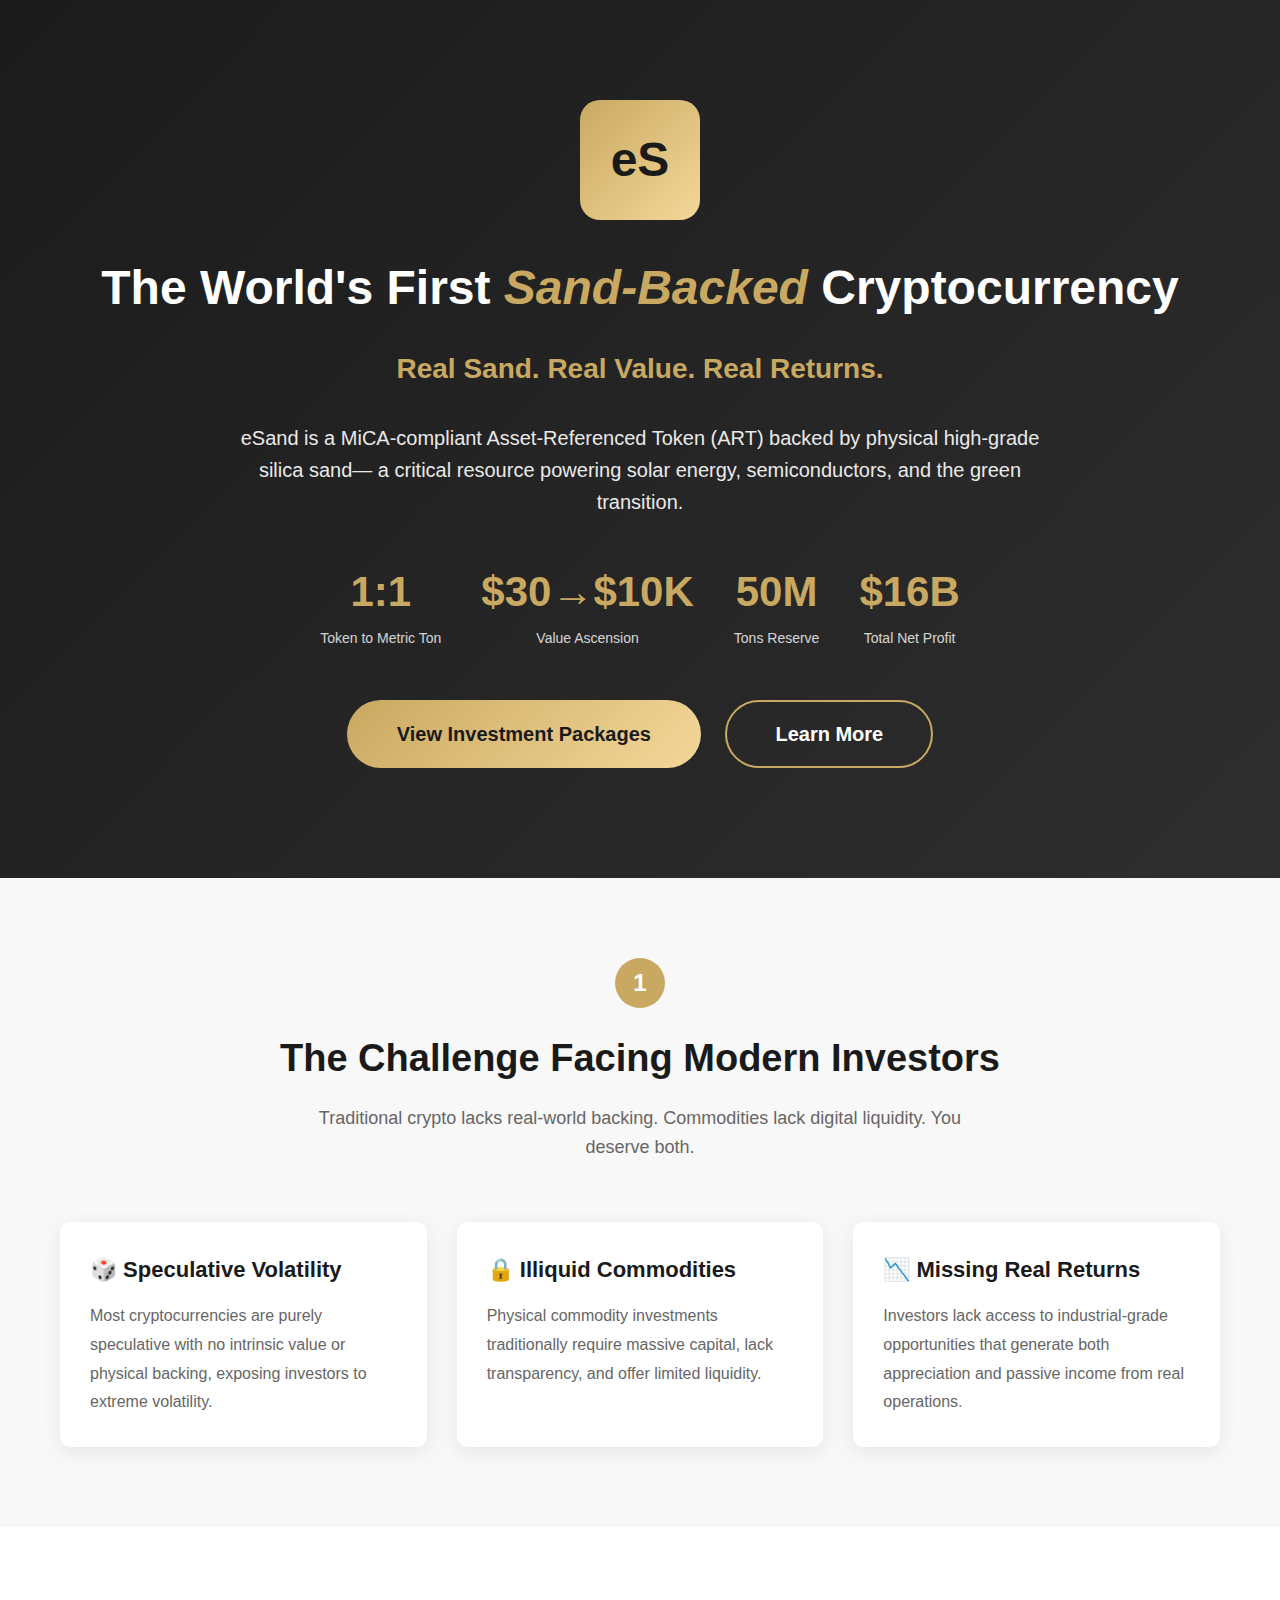
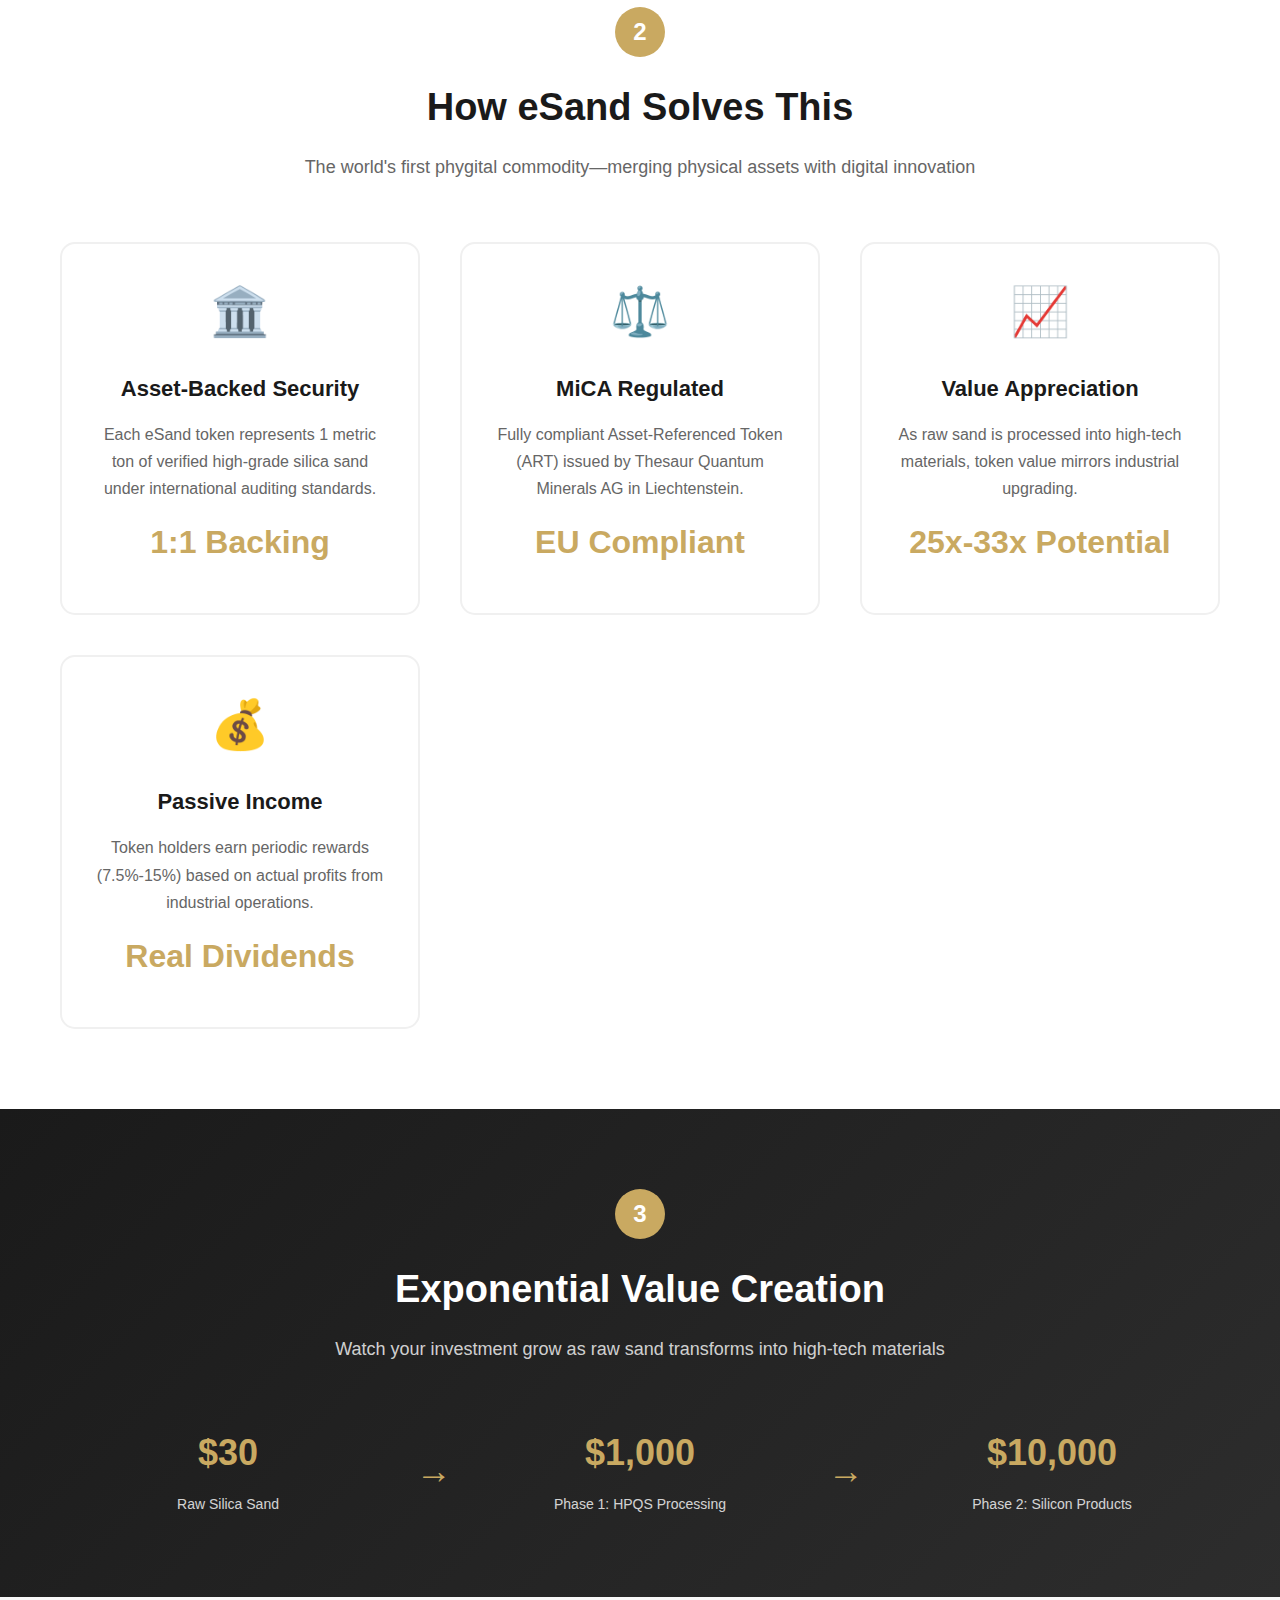
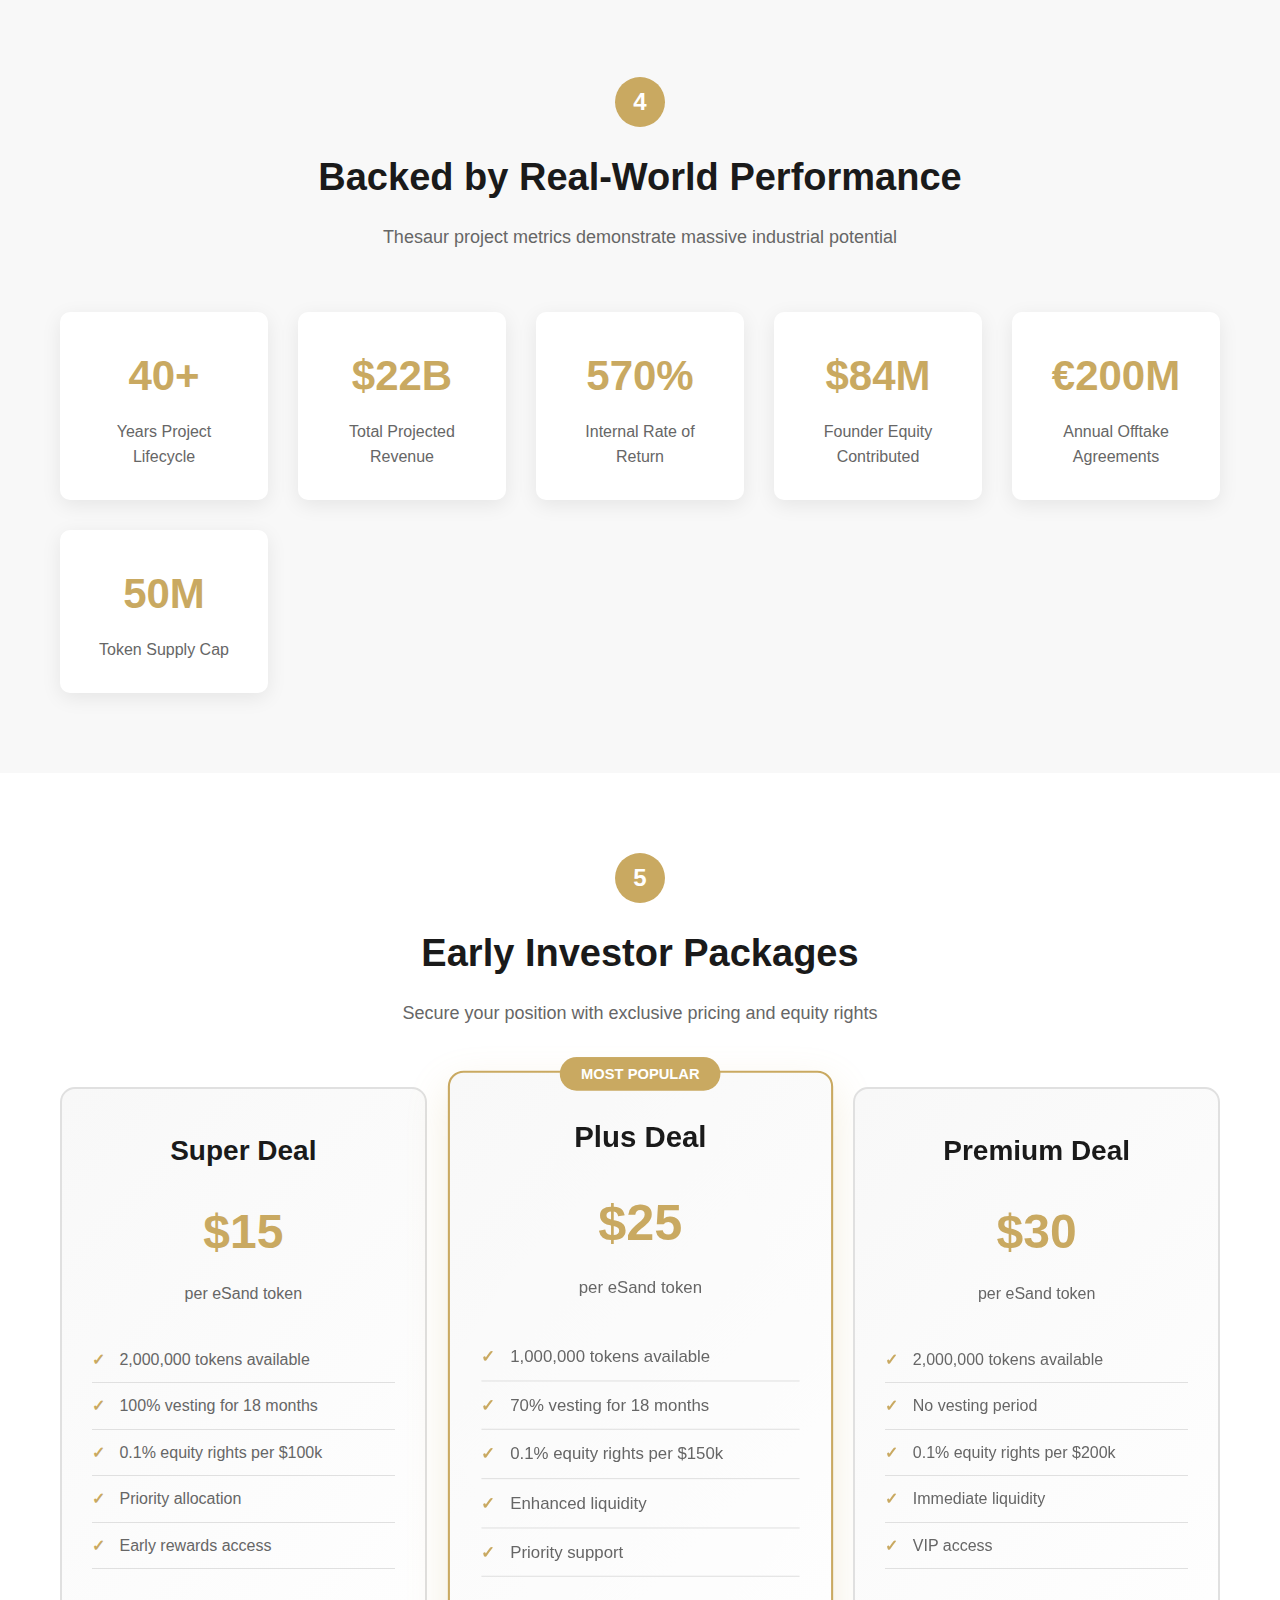
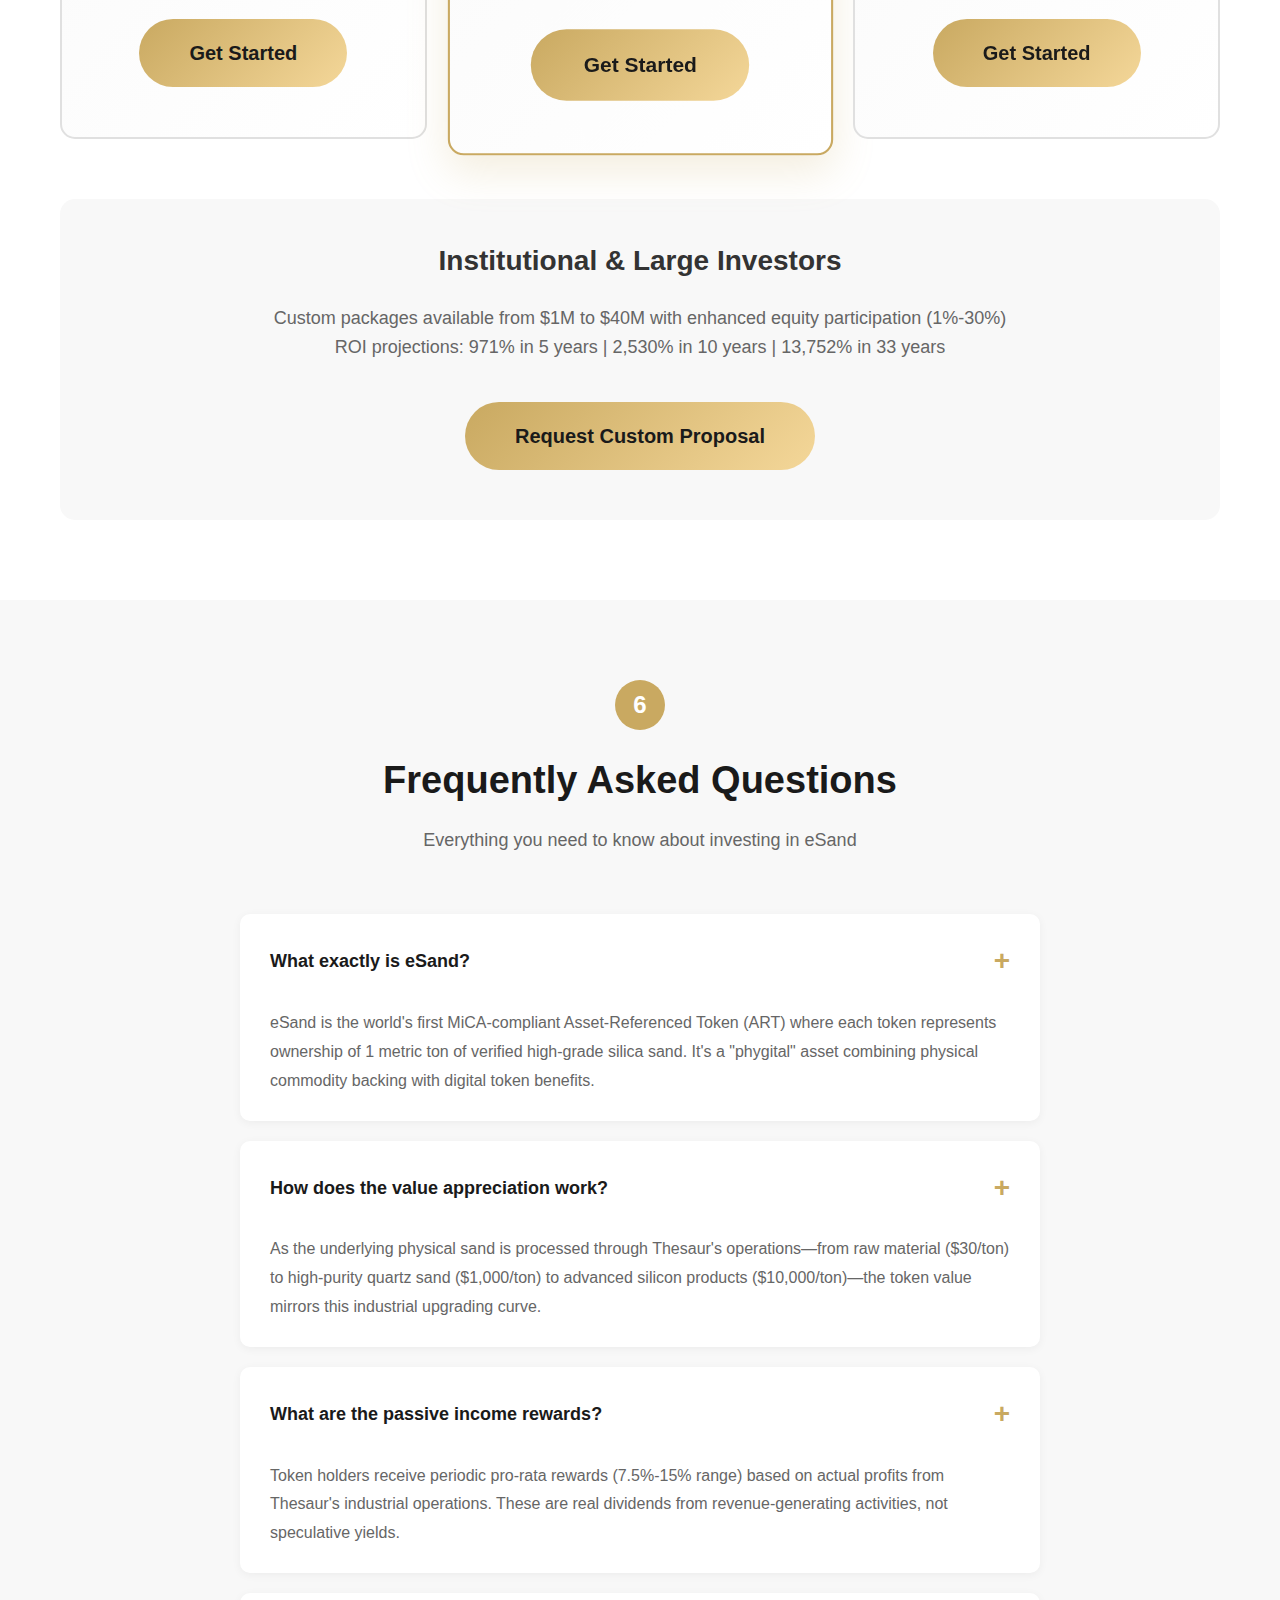
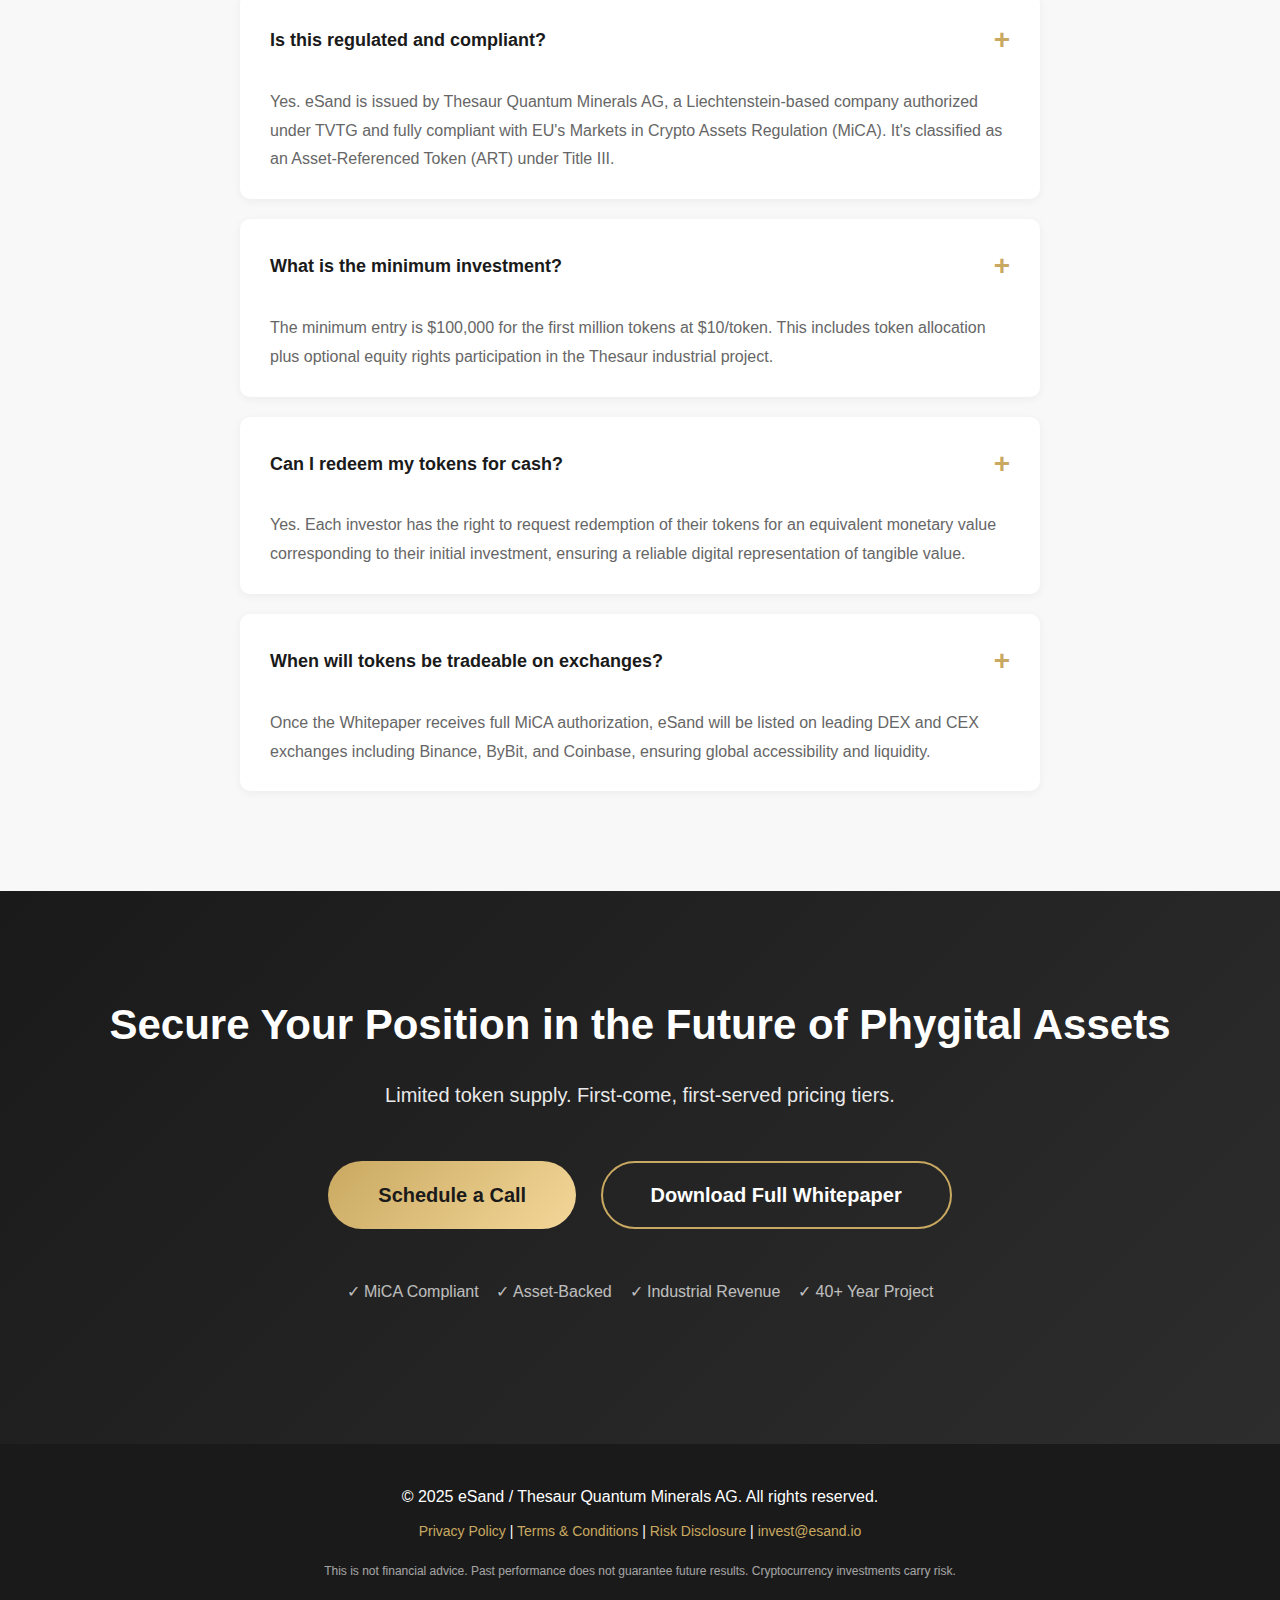
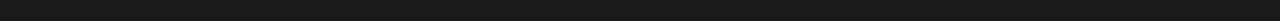
<file: landing-page.html>
<!DOCTYPE html>
<html lang="en">
<head>
    <meta charset="UTF-8">
    <meta name="viewport" content="width=device-width, initial-scale=1.0">
    <title>eSand - World's First Sand-Backed Cryptocurrency</title>
    <style>
        * {
            margin: 0;
            padding: 0;
            box-sizing: border-box;
        }

        body {
            font-family: -apple-system, BlinkMacSystemFont, 'Segoe UI', Roboto, Oxygen, Ubuntu, Cantarell, sans-serif;
            line-height: 1.6;
            color: #333;
        }

        .container {
            max-width: 1200px;
            margin: 0 auto;
            padding: 0 20px;
        }

        /* Hero Section */
        .hero {
            background: linear-gradient(135deg, #1a1a1a 0%, #2d2d2d 100%);
            color: white;
            padding: 100px 20px;
            text-align: center;
            position: relative;
            overflow: hidden;
        }

        .hero::before {
            content: '';
            position: absolute;
            top: 0;
            left: 0;
            right: 0;
            bottom: 0;
            background: url('data:image/svg+xml,<svg xmlns="http://www.w3.org/2000/svg" viewBox="0 0 1200 600"><rect fill="%23c9a961" opacity="0.1" width="1200" height="600"/></svg>');
            opacity: 0.1;
        }

        .hero-content {
            position: relative;
            z-index: 1;
        }

        .logo {
            width: 120px;
            height: 120px;
            background: linear-gradient(135deg, #c9a961 0%, #f4d799 100%);
            margin: 0 auto 30px;
            border-radius: 20px;
            display: flex;
            align-items: center;
            justify-content: center;
            font-size: 48px;
            font-weight: bold;
            color: #1a1a1a;
        }

        .hero h1 {
            font-size: 48px;
            margin-bottom: 20px;
            font-weight: 700;
        }

        .hero .highlight {
            color: #c9a961;
            font-style: italic;
        }

        .hero .tagline {
            font-size: 28px;
            color: #c9a961;
            margin-bottom: 30px;
            font-weight: 600;
        }

        .hero .subtext {
            font-size: 20px;
            margin-bottom: 40px;
            opacity: 0.9;
            max-width: 800px;
            margin-left: auto;
            margin-right: auto;
        }

        .value-proposition {
            display: flex;
            justify-content: center;
            gap: 40px;
            margin-bottom: 40px;
            flex-wrap: wrap;
        }

        .value-item {
            text-align: center;
        }

        .value-item .number {
            font-size: 42px;
            font-weight: bold;
            color: #c9a961;
            display: block;
        }

        .value-item .label {
            font-size: 14px;
            opacity: 0.8;
        }

        .cta-primary {
            display: inline-block;
            background: linear-gradient(135deg, #c9a961 0%, #f4d799 100%);
            color: #1a1a1a;
            padding: 18px 50px;
            font-size: 20px;
            font-weight: 600;
            text-decoration: none;
            border-radius: 50px;
            transition: transform 0.3s, box-shadow 0.3s;
            margin: 10px;
        }

        .cta-primary:hover {
            transform: translateY(-3px);
            box-shadow: 0 10px 30px rgba(201, 169, 97, 0.4);
        }

        .cta-secondary {
            display: inline-block;
            background: transparent;
            color: white;
            border: 2px solid #c9a961;
            padding: 16px 48px;
            font-size: 20px;
            font-weight: 600;
            text-decoration: none;
            border-radius: 50px;
            transition: all 0.3s;
            margin: 10px;
        }

        .cta-secondary:hover {
            background: rgba(201, 169, 97, 0.1);
        }

        /* Problem Section */
        .problem {
            padding: 80px 20px;
            background: #f8f8f8;
        }

        .section-header {
            text-align: center;
            margin-bottom: 60px;
        }

        .section-number {
            display: inline-block;
            width: 50px;
            height: 50px;
            background: #c9a961;
            color: white;
            border-radius: 50%;
            font-size: 24px;
            font-weight: bold;
            line-height: 50px;
            margin-bottom: 20px;
        }

        .section-header h2 {
            font-size: 38px;
            margin-bottom: 15px;
            color: #1a1a1a;
        }

        .section-header p {
            font-size: 18px;
            color: #666;
            max-width: 700px;
            margin: 0 auto;
        }

        .problem-grid {
            display: grid;
            grid-template-columns: repeat(auto-fit, minmax(300px, 1fr));
            gap: 30px;
            margin-top: 40px;
        }

        .problem-card {
            background: white;
            padding: 30px;
            border-radius: 10px;
            box-shadow: 0 5px 20px rgba(0,0,0,0.08);
        }

        .problem-card h3 {
            font-size: 22px;
            margin-bottom: 15px;
            color: #1a1a1a;
        }

        .problem-card p {
            color: #666;
            line-height: 1.8;
        }

        /* Solution Section */
        .solution {
            padding: 80px 20px;
            background: white;
        }

        .solution-grid {
            display: grid;
            grid-template-columns: repeat(auto-fit, minmax(280px, 1fr));
            gap: 40px;
            margin-top: 40px;
        }

        .solution-card {
            text-align: center;
            padding: 30px;
            border: 2px solid #f0f0f0;
            border-radius: 15px;
            transition: all 0.3s;
        }

        .solution-card:hover {
            border-color: #c9a961;
            transform: translateY(-5px);
            box-shadow: 0 10px 30px rgba(0,0,0,0.1);
        }

        .solution-icon {
            font-size: 48px;
            margin-bottom: 20px;
        }

        .solution-card h3 {
            font-size: 22px;
            margin-bottom: 15px;
            color: #1a1a1a;
        }

        .solution-card p {
            color: #666;
            line-height: 1.7;
        }

        .solution-card .highlight-number {
            display: block;
            font-size: 32px;
            font-weight: bold;
            color: #c9a961;
            margin: 15px 0;
        }

        /* Value Ascension */
        .value-ascension {
            padding: 80px 20px;
            background: linear-gradient(135deg, #1a1a1a 0%, #2d2d2d 100%);
            color: white;
        }

        .ascension-flow {
            display: flex;
            justify-content: space-around;
            align-items: center;
            margin-top: 40px;
            flex-wrap: wrap;
            gap: 20px;
        }

        .ascension-step {
            text-align: center;
            flex: 1;
            min-width: 150px;
        }

        .ascension-step .price {
            font-size: 36px;
            font-weight: bold;
            color: #c9a961;
            display: block;
            margin-bottom: 10px;
        }

        .ascension-step .phase {
            font-size: 14px;
            opacity: 0.8;
        }

        .arrow {
            font-size: 36px;
            color: #c9a961;
        }

        /* Testimonials/Social Proof */
        .testimonials {
            padding: 80px 20px;
            background: #f8f8f8;
        }

        .stats-grid {
            display: grid;
            grid-template-columns: repeat(auto-fit, minmax(200px, 1fr));
            gap: 30px;
            margin-top: 40px;
        }

        .stat-card {
            background: white;
            padding: 30px;
            border-radius: 10px;
            text-align: center;
            box-shadow: 0 5px 20px rgba(0,0,0,0.08);
        }

        .stat-card .stat-number {
            font-size: 42px;
            font-weight: bold;
            color: #c9a961;
            display: block;
            margin-bottom: 10px;
        }

        .stat-card .stat-label {
            font-size: 16px;
            color: #666;
        }

        /* Investment Packages */
        .packages {
            padding: 80px 20px;
            background: white;
        }

        .packages-grid {
            display: grid;
            grid-template-columns: repeat(auto-fit, minmax(320px, 1fr));
            gap: 30px;
            margin-top: 40px;
        }

        .package-card {
            background: linear-gradient(135deg, #f8f8f8 0%, #ffffff 100%);
            border: 2px solid #e0e0e0;
            border-radius: 15px;
            padding: 40px 30px;
            text-align: center;
            transition: all 0.3s;
            position: relative;
        }

        .package-card.featured {
            border-color: #c9a961;
            transform: scale(1.05);
            box-shadow: 0 15px 40px rgba(201, 169, 97, 0.2);
        }

        .package-badge {
            position: absolute;
            top: -15px;
            left: 50%;
            transform: translateX(-50%);
            background: #c9a961;
            color: white;
            padding: 5px 20px;
            border-radius: 20px;
            font-size: 14px;
            font-weight: 600;
        }

        .package-card:hover {
            transform: translateY(-5px);
            box-shadow: 0 10px 30px rgba(0,0,0,0.15);
        }

        .package-card h3 {
            font-size: 28px;
            margin-bottom: 20px;
            color: #1a1a1a;
        }

        .package-price {
            font-size: 48px;
            font-weight: bold;
            color: #c9a961;
            margin-bottom: 10px;
        }

        .package-detail {
            font-size: 16px;
            color: #666;
            margin: 10px 0;
        }

        .package-features {
            list-style: none;
            margin: 30px 0;
            text-align: left;
        }

        .package-features li {
            padding: 10px 0;
            border-bottom: 1px solid #e0e0e0;
            color: #666;
        }

        .package-features li:before {
            content: "✓ ";
            color: #c9a961;
            font-weight: bold;
            margin-right: 10px;
        }

        /* FAQ Section */
        .faq {
            padding: 80px 20px;
            background: #f8f8f8;
        }

        .faq-list {
            max-width: 800px;
            margin: 40px auto 0;
        }

        .faq-item {
            background: white;
            margin-bottom: 20px;
            border-radius: 10px;
            overflow: hidden;
            box-shadow: 0 2px 10px rgba(0,0,0,0.05);
        }

        .faq-question {
            padding: 25px 30px;
            font-size: 18px;
            font-weight: 600;
            color: #1a1a1a;
            cursor: pointer;
            display: flex;
            justify-content: space-between;
            align-items: center;
            transition: background 0.3s;
        }

        .faq-question:hover {
            background: #f8f8f8;
        }

        .faq-question::after {
            content: "+";
            font-size: 28px;
            color: #c9a961;
        }

        .faq-answer {
            padding: 0 30px 25px;
            color: #666;
            line-height: 1.8;
        }

        /* Final CTA */
        .final-cta {
            padding: 100px 20px;
            background: linear-gradient(135deg, #1a1a1a 0%, #2d2d2d 100%);
            color: white;
            text-align: center;
        }

        .final-cta h2 {
            font-size: 42px;
            margin-bottom: 20px;
        }

        .final-cta p {
            font-size: 20px;
            margin-bottom: 40px;
            opacity: 0.9;
        }

        /* Footer */
        footer {
            background: #1a1a1a;
            color: white;
            padding: 40px 20px;
            text-align: center;
        }

        footer a {
            color: #c9a961;
            text-decoration: none;
        }

        /* Responsive */
        @media (max-width: 768px) {
            .hero h1 {
                font-size: 32px;
            }

            .hero .tagline {
                font-size: 20px;
            }

            .hero .subtext {
                font-size: 16px;
            }

            .value-proposition {
                gap: 20px;
            }

            .section-header h2 {
                font-size: 28px;
            }

            .ascension-flow {
                flex-direction: column;
            }

            .arrow {
                transform: rotate(90deg);
            }

            .package-card.featured {
                transform: scale(1);
            }
        }
    </style>
</head>
<body>
    <!-- HERO SECTION -->
    <section class="hero">
        <div class="hero-content">
            <div class="logo">eS</div>
            <h1>The World's First <span class="highlight">Sand-Backed</span> Cryptocurrency</h1>
            <p class="tagline">Real Sand. Real Value. Real Returns.</p>
            <p class="subtext">
                eSand is a MiCA-compliant Asset-Referenced Token (ART) backed by physical high-grade silica sand—
                a critical resource powering solar energy, semiconductors, and the green transition.
            </p>

            <div class="value-proposition">
                <div class="value-item">
                    <span class="number">1:1</span>
                    <span class="label">Token to Metric Ton</span>
                </div>
                <div class="value-item">
                    <span class="number">$30→$10K</span>
                    <span class="label">Value Ascension</span>
                </div>
                <div class="value-item">
                    <span class="number">50M</span>
                    <span class="label">Tons Reserve</span>
                </div>
                <div class="value-item">
                    <span class="number">$16B</span>
                    <span class="label">Total Net Profit</span>
                </div>
            </div>

            <div>
                <a href="#packages" class="cta-primary">View Investment Packages</a>
                <a href="#solution" class="cta-secondary">Learn More</a>
            </div>
        </div>
    </section>

    <!-- PROBLEM SECTION -->
    <section class="problem" id="problem">
        <div class="container">
            <div class="section-header">
                <span class="section-number">1</span>
                <h2>The Challenge Facing Modern Investors</h2>
                <p>Traditional crypto lacks real-world backing. Commodities lack digital liquidity. You deserve both.</p>
            </div>

            <div class="problem-grid">
                <div class="problem-card">
                    <h3>🎲 Speculative Volatility</h3>
                    <p>Most cryptocurrencies are purely speculative with no intrinsic value or physical backing, exposing investors to extreme volatility.</p>
                </div>

                <div class="problem-card">
                    <h3>🔒 Illiquid Commodities</h3>
                    <p>Physical commodity investments traditionally require massive capital, lack transparency, and offer limited liquidity.</p>
                </div>

                <div class="problem-card">
                    <h3>📉 Missing Real Returns</h3>
                    <p>Investors lack access to industrial-grade opportunities that generate both appreciation and passive income from real operations.</p>
                </div>
            </div>
        </div>
    </section>

    <!-- SOLUTION SECTION -->
    <section class="solution" id="solution">
        <div class="container">
            <div class="section-header">
                <span class="section-number">2</span>
                <h2>How eSand Solves This</h2>
                <p>The world's first phygital commodity—merging physical assets with digital innovation</p>
            </div>

            <div class="solution-grid">
                <div class="solution-card">
                    <div class="solution-icon">🏛️</div>
                    <h3>Asset-Backed Security</h3>
                    <p>Each eSand token represents 1 metric ton of verified high-grade silica sand under international auditing standards.</p>
                    <span class="highlight-number">1:1 Backing</span>
                </div>

                <div class="solution-card">
                    <div class="solution-icon">⚖️</div>
                    <h3>MiCA Regulated</h3>
                    <p>Fully compliant Asset-Referenced Token (ART) issued by Thesaur Quantum Minerals AG in Liechtenstein.</p>
                    <span class="highlight-number">EU Compliant</span>
                </div>

                <div class="solution-card">
                    <div class="solution-icon">📈</div>
                    <h3>Value Appreciation</h3>
                    <p>As raw sand is processed into high-tech materials, token value mirrors industrial upgrading.</p>
                    <span class="highlight-number">25x-33x Potential</span>
                </div>

                <div class="solution-card">
                    <div class="solution-icon">💰</div>
                    <h3>Passive Income</h3>
                    <p>Token holders earn periodic rewards (7.5%-15%) based on actual profits from industrial operations.</p>
                    <span class="highlight-number">Real Dividends</span>
                </div>
            </div>
        </div>
    </section>

    <!-- VALUE ASCENSION -->
    <section class="value-ascension">
        <div class="container">
            <div class="section-header">
                <span class="section-number">3</span>
                <h2 style="color: white;">Exponential Value Creation</h2>
                <p style="color: rgba(255,255,255,0.8);">Watch your investment grow as raw sand transforms into high-tech materials</p>
            </div>

            <div class="ascension-flow">
                <div class="ascension-step">
                    <span class="price">$30</span>
                    <span class="phase">Raw Silica Sand</span>
                </div>
                <span class="arrow">→</span>
                <div class="ascension-step">
                    <span class="price">$1,000</span>
                    <span class="phase">Phase 1: HPQS Processing</span>
                </div>
                <span class="arrow">→</span>
                <div class="ascension-step">
                    <span class="price">$10,000</span>
                    <span class="phase">Phase 2: Silicon Products</span>
                </div>
            </div>
        </div>
    </section>

    <!-- SOCIAL PROOF / STATS -->
    <section class="testimonials">
        <div class="container">
            <div class="section-header">
                <span class="section-number">4</span>
                <h2>Backed by Real-World Performance</h2>
                <p>Thesaur project metrics demonstrate massive industrial potential</p>
            </div>

            <div class="stats-grid">
                <div class="stat-card">
                    <span class="stat-number">40+</span>
                    <span class="stat-label">Years Project Lifecycle</span>
                </div>

                <div class="stat-card">
                    <span class="stat-number">$22B</span>
                    <span class="stat-label">Total Projected Revenue</span>
                </div>

                <div class="stat-card">
                    <span class="stat-number">570%</span>
                    <span class="stat-label">Internal Rate of Return</span>
                </div>

                <div class="stat-card">
                    <span class="stat-number">$84M</span>
                    <span class="stat-label">Founder Equity Contributed</span>
                </div>

                <div class="stat-card">
                    <span class="stat-number">€200M</span>
                    <span class="stat-label">Annual Offtake Agreements</span>
                </div>

                <div class="stat-card">
                    <span class="stat-number">50M</span>
                    <span class="stat-label">Token Supply Cap</span>
                </div>
            </div>
        </div>
    </section>

    <!-- INVESTMENT PACKAGES -->
    <section class="packages" id="packages">
        <div class="container">
            <div class="section-header">
                <span class="section-number">5</span>
                <h2>Early Investor Packages</h2>
                <p>Secure your position with exclusive pricing and equity rights</p>
            </div>

            <div class="packages-grid">
                <div class="package-card">
                    <h3>Super Deal</h3>
                    <div class="package-price">$15</div>
                    <div class="package-detail">per eSand token</div>
                    <ul class="package-features">
                        <li>2,000,000 tokens available</li>
                        <li>100% vesting for 18 months</li>
                        <li>0.1% equity rights per $100k</li>
                        <li>Priority allocation</li>
                        <li>Early rewards access</li>
                    </ul>
                    <a href="#contact" class="cta-primary" style="margin-top: 20px;">Get Started</a>
                </div>

                <div class="package-card featured">
                    <div class="package-badge">MOST POPULAR</div>
                    <h3>Plus Deal</h3>
                    <div class="package-price">$25</div>
                    <div class="package-detail">per eSand token</div>
                    <ul class="package-features">
                        <li>1,000,000 tokens available</li>
                        <li>70% vesting for 18 months</li>
                        <li>0.1% equity rights per $150k</li>
                        <li>Enhanced liquidity</li>
                        <li>Priority support</li>
                    </ul>
                    <a href="#contact" class="cta-primary" style="margin-top: 20px;">Get Started</a>
                </div>

                <div class="package-card">
                    <h3>Premium Deal</h3>
                    <div class="package-price">$30</div>
                    <div class="package-detail">per eSand token</div>
                    <ul class="package-features">
                        <li>2,000,000 tokens available</li>
                        <li>No vesting period</li>
                        <li>0.1% equity rights per $200k</li>
                        <li>Immediate liquidity</li>
                        <li>VIP access</li>
                    </ul>
                    <a href="#contact" class="cta-primary" style="margin-top: 20px;">Get Started</a>
                </div>
            </div>

            <div style="text-align: center; margin-top: 60px; padding: 40px; background: #f8f8f8; border-radius: 15px;">
                <h3 style="font-size: 28px; margin-bottom: 20px;">Institutional & Large Investors</h3>
                <p style="font-size: 18px; color: #666; margin-bottom: 30px;">
                    Custom packages available from $1M to $40M with enhanced equity participation (1%-30%)<br>
                    ROI projections: 971% in 5 years | 2,530% in 10 years | 13,752% in 33 years
                </p>
                <a href="#contact" class="cta-primary">Request Custom Proposal</a>
            </div>
        </div>
    </section>

    <!-- FAQ SECTION -->
    <section class="faq" id="faq">
        <div class="container">
            <div class="section-header">
                <span class="section-number">6</span>
                <h2>Frequently Asked Questions</h2>
                <p>Everything you need to know about investing in eSand</p>
            </div>

            <div class="faq-list">
                <div class="faq-item">
                    <div class="faq-question">What exactly is eSand?</div>
                    <div class="faq-answer">
                        eSand is the world's first MiCA-compliant Asset-Referenced Token (ART) where each token represents ownership of 1 metric ton of verified high-grade silica sand. It's a "phygital" asset combining physical commodity backing with digital token benefits.
                    </div>
                </div>

                <div class="faq-item">
                    <div class="faq-question">How does the value appreciation work?</div>
                    <div class="faq-answer">
                        As the underlying physical sand is processed through Thesaur's operations—from raw material ($30/ton) to high-purity quartz sand ($1,000/ton) to advanced silicon products ($10,000/ton)—the token value mirrors this industrial upgrading curve.
                    </div>
                </div>

                <div class="faq-item">
                    <div class="faq-question">What are the passive income rewards?</div>
                    <div class="faq-answer">
                        Token holders receive periodic pro-rata rewards (7.5%-15% range) based on actual profits from Thesaur's industrial operations. These are real dividends from revenue-generating activities, not speculative yields.
                    </div>
                </div>

                <div class="faq-item">
                    <div class="faq-question">Is this regulated and compliant?</div>
                    <div class="faq-answer">
                        Yes. eSand is issued by Thesaur Quantum Minerals AG, a Liechtenstein-based company authorized under TVTG and fully compliant with EU's Markets in Crypto Assets Regulation (MiCA). It's classified as an Asset-Referenced Token (ART) under Title III.
                    </div>
                </div>

                <div class="faq-item">
                    <div class="faq-question">What is the minimum investment?</div>
                    <div class="faq-answer">
                        The minimum entry is $100,000 for the first million tokens at $10/token. This includes token allocation plus optional equity rights participation in the Thesaur industrial project.
                    </div>
                </div>

                <div class="faq-item">
                    <div class="faq-question">Can I redeem my tokens for cash?</div>
                    <div class="faq-answer">
                        Yes. Each investor has the right to request redemption of their tokens for an equivalent monetary value corresponding to their initial investment, ensuring a reliable digital representation of tangible value.
                    </div>
                </div>

                <div class="faq-item">
                    <div class="faq-question">When will tokens be tradeable on exchanges?</div>
                    <div class="faq-answer">
                        Once the Whitepaper receives full MiCA authorization, eSand will be listed on leading DEX and CEX exchanges including Binance, ByBit, and Coinbase, ensuring global accessibility and liquidity.
                    </div>
                </div>
            </div>
        </div>
    </section>

    <!-- FINAL CTA -->
    <section class="final-cta" id="contact">
        <div class="container">
            <h2>Secure Your Position in the Future of Phygital Assets</h2>
            <p>Limited token supply. First-come, first-served pricing tiers.</p>
            <div>
                <a href="mailto:invest@esand.io" class="cta-primary">Schedule a Call</a>
                <a href="#" class="cta-secondary">Download Full Whitepaper</a>
            </div>
            <p style="margin-top: 40px; font-size: 16px; opacity: 0.7;">
                ✓ MiCA Compliant &nbsp;&nbsp; ✓ Asset-Backed &nbsp;&nbsp; ✓ Industrial Revenue &nbsp;&nbsp; ✓ 40+ Year Project
            </p>
        </div>
    </section>

    <!-- FOOTER -->
    <footer>
        <div class="container">
            <p>&copy; 2025 eSand / Thesaur Quantum Minerals AG. All rights reserved.</p>
            <p style="margin-top: 10px; font-size: 14px;">
                <a href="#">Privacy Policy</a> |
                <a href="#">Terms & Conditions</a> |
                <a href="#">Risk Disclosure</a> |
                <a href="mailto:invest@esand.io">invest@esand.io</a>
            </p>
            <p style="margin-top: 20px; font-size: 12px; opacity: 0.6;">
                This is not financial advice. Past performance does not guarantee future results. Cryptocurrency investments carry risk.
            </p>
        </div>
    </footer>

    <script>
        // Smooth scrolling for anchor links
        document.querySelectorAll('a[href^="#"]').forEach(anchor => {
            anchor.addEventListener('click', function (e) {
                e.preventDefault();
                const target = document.querySelector(this.getAttribute('href'));
                if (target) {
                    target.scrollIntoView({
                        behavior: 'smooth',
                        block: 'start'
                    });
                }
            });
        });

        // FAQ accordion functionality
        document.querySelectorAll('.faq-question').forEach(question => {
            question.addEventListener('click', function() {
                const answer = this.nextElementSibling;
                const isOpen = answer.style.display === 'block';

                // Close all answers
                document.querySelectorAll('.faq-answer').forEach(a => a.style.display = 'none');
                document.querySelectorAll('.faq-question').forEach(q => q.style.background = '');

                // Toggle current answer
                if (!isOpen) {
                    answer.style.display = 'block';
                    this.style.background = '#f8f8f8';
                }
            });
        });
    </script>
</body>
</html>
</file>
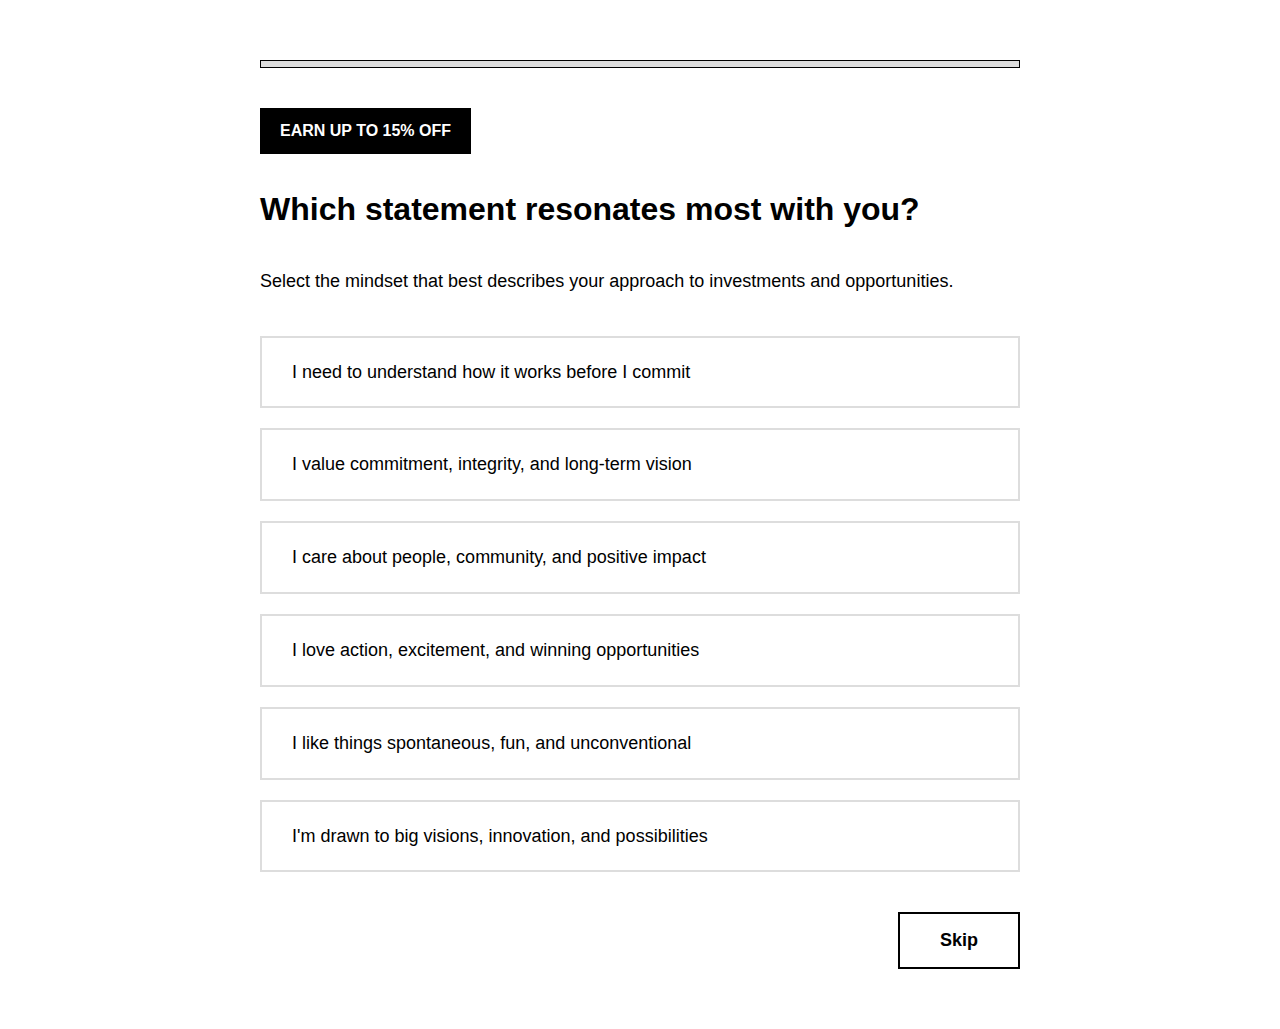
<file: questionnaire.html>
<!DOCTYPE html>
<html lang="en">
<head>
    <meta charset="UTF-8">
    <meta name="viewport" content="width=device-width, initial-scale=1.0">
    <title>Unlock Your Discount - eSand Questionnaire</title>
    <link rel="stylesheet" href="css/styles.css">
</head>
<body>
    <div class="questionnaire-container">
        <!-- Progress Bar -->
        <div class="progress-bar">
            <div class="progress-fill" id="progressFill" style="width: 0%"></div>
        </div>

        <!-- Discount Badge -->
        <div class="discount-badge" id="discountBadge">EARN UP TO 15% OFF</div>

        <!-- Question 1: Personality Type -->
        <div class="question active" id="question1">
            <h2 class="question-title">Which statement resonates most with you?</h2>
            <p>Select the mindset that best describes your approach to investments and opportunities.</p>

            <div class="options">
                <div class="option" data-value="thinker">
                    <p>I need to understand how it works before I commit</p>
                </div>
                <div class="option" data-value="persister">
                    <p>I value commitment, integrity, and long-term vision</p>
                </div>
                <div class="option" data-value="harmoniser">
                    <p>I care about people, community, and positive impact</p>
                </div>
                <div class="option" data-value="promoter">
                    <p>I love action, excitement, and winning opportunities</p>
                </div>
                <div class="option" data-value="rebel">
                    <p>I like things spontaneous, fun, and unconventional</p>
                </div>
                <div class="option" data-value="imaginer">
                    <p>I'm drawn to big visions, innovation, and possibilities</p>
                </div>
            </div>

            <div class="button-container">
                <button class="btn btn-secondary" id="backBtn1" style="display: none;">
                    ← Back
                </button>
                <button class="btn btn-secondary" id="skipQuestion1">
                    Skip
                </button>
            </div>
        </div>

        <!-- Question 2: Social Class (Dynamic based on Q1) -->
        <div class="question" id="question2">
            <h2 class="question-title" id="question2Title">Which best describes your current situation?</h2>
            <p id="question2Subtitle"></p>

            <div class="options" id="question2Options">
                <!-- Options will be dynamically inserted -->
            </div>

            <div class="button-container">
                <button class="btn btn-secondary" id="backBtn2">
                    ← Back
                </button>
                <button class="btn btn-secondary" id="skipQuestion2">
                    Skip
                </button>
            </div>
        </div>

        <!-- Question 3: Engagement Option -->
        <div class="question" id="question3">
            <h2 class="question-title">How would you like to maximize your benefits?</h2>
            <p>Choose one option to unlock additional rewards</p>

            <div class="options">
                <div class="option" data-value="share">
                    <p>Share eSand on social media and unlock bonus rewards</p>
                </div>
                <div class="option" data-value="lock">
                    <p>Lock tokens for 18 months and get 70% discount on Super package</p>
                </div>
            </div>

            <div class="button-container">
                <button class="btn btn-secondary" id="backBtn3">
                    ← Back
                </button>
                <button class="btn btn-secondary" id="skipQuestion3">
                    Skip
                </button>
            </div>
        </div>

        <!-- Email Capture -->
        <div class="question" id="emailCapture">
            <h2 class="question-title" id="emailCaptureTitle">Claim Your 15% Discount</h2>
            <p>Enter your details to unlock your personalized investment opportunity</p>

            <form id="emailForm">
                <div class="form-group">
                    <label for="firstName">First Name *</label>
                    <input type="text" id="firstName" name="firstName" required>
                </div>

                <div class="form-group">
                    <label for="email">Email Address *</label>
                    <input type="email" id="email" name="email" required>
                </div>

                <div class="form-group">
                    <label for="country">Country Code (Optional)</label>
                    <input type="text" id="country" name="country" placeholder="e.g., US, UK, DE">
                </div>

                <div class="button-container" style="margin-top: 20px;">
                    <button class="btn btn-secondary" id="backBtn4">
                        ← Back
                    </button>
                    <button type="submit" class="btn btn-primary">
                        View My Personalized Offer →
                    </button>
                </div>
            </form>
        </div>
    </div>

    <script src="js/questionnaire.js"></script>
</body>
</html>
</file>
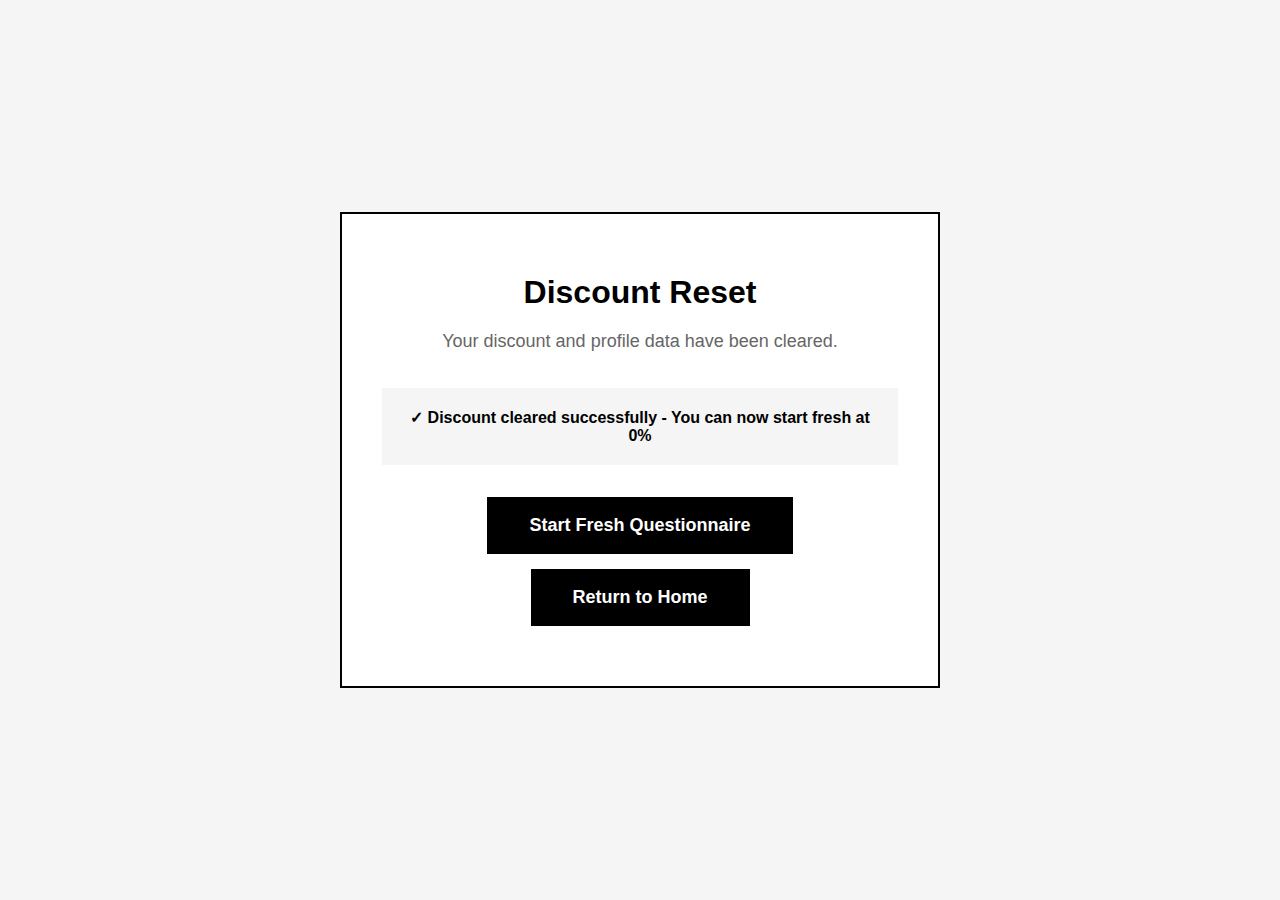
<file: reset.html>
<!DOCTYPE html>
<html lang="en">
<head>
    <meta charset="UTF-8">
    <meta name="viewport" content="width=device-width, initial-scale=1.0">
    <title>Reset Discount - eSand</title>
    <style>
        * {
            margin: 0;
            padding: 0;
            box-sizing: border-box;
        }

        body {
            font-family: -apple-system, BlinkMacSystemFont, 'Segoe UI', Arial, sans-serif;
            display: flex;
            align-items: center;
            justify-content: center;
            min-height: 100vh;
            background: #f5f5f5;
        }

        .reset-container {
            max-width: 600px;
            padding: 60px 40px;
            background: #fff;
            border: 2px solid #000;
            text-align: center;
        }

        h1 {
            font-size: 2rem;
            margin-bottom: 1rem;
            color: #000;
        }

        p {
            font-size: 1.125rem;
            color: #666;
            margin-bottom: 2rem;
            line-height: 1.6;
        }

        .status {
            padding: 20px;
            margin-bottom: 2rem;
            background: #f5f5f5;
            color: #000;
            font-weight: 600;
        }

        .btn {
            display: inline-block;
            padding: 16px 40px;
            font-size: 1.125rem;
            font-weight: 600;
            text-decoration: none;
            background: #000;
            color: #fff;
            border: 2px solid #000;
            cursor: pointer;
            transition: all 0.2s ease;
        }

        .btn:hover {
            background: #333;
        }

        .btn-container {
            display: flex;
            gap: 15px;
            justify-content: center;
            flex-wrap: wrap;
        }

        @media (max-width: 600px) {
            .btn-container {
                flex-direction: column;
                gap: 0;
            }

            .btn {
                display: block;
                width: 100%;
                margin: 10px 0 !important;
            }
        }
    </style>
</head>
<body>
    <div class="reset-container">
        <h1>Discount Reset</h1>
        <p>Your discount and profile data have been cleared.</p>

        <div class="status" id="status">
            ✓ Discount cleared successfully
        </div>

        <div class="btn-container">
            <a href="questionnaire.html" class="btn">Start Fresh Questionnaire</a>
            <a href="index.html" class="btn">Return to Home</a>
        </div>
    </div>

    <script>
        // Clear localStorage on page load
        localStorage.removeItem('eSandDiscount');
        localStorage.removeItem('eSandProfile');

        // Confirm it worked
        const status = document.getElementById('status');
        const discount = localStorage.getItem('eSandDiscount');
        const profile = localStorage.getItem('eSandProfile');

        if (!discount && !profile) {
            status.textContent = '✓ Discount cleared successfully - You can now start fresh at 0%';
        } else {
            status.textContent = '⚠ There was an issue clearing the discount. Please try again.';
            status.style.background = '#ff0000';
        }
    </script>
</body>
</html>
</file>
<file: css/styles.css>
/* ============================================
   eSand Wireframe Styles
   Black/White/Gray Only - No Colors/Animations
   ============================================ */

/* CSS Reset & Base */
* {
    margin: 0;
    padding: 0;
    box-sizing: border-box;
}

body {
    font-family: -apple-system, BlinkMacSystemFont, 'Segoe UI', Arial, sans-serif;
    line-height: 1.6;
    color: #000;
    background: #fff;
}

/* Container */
.container {
    max-width: 1200px;
    margin: 0 auto;
    padding: 0 20px;
}

/* Typography */
h1 {
    font-size: 3rem;
    font-weight: 700;
    margin-bottom: 1rem;
    line-height: 1.2;
}

h2 {
    font-size: 2rem;
    font-weight: 600;
    margin-bottom: 1rem;
}

h3 {
    font-size: 1.75rem;
    font-weight: 600;
    margin-bottom: 1.5rem;
}

p {
    font-size: 1.125rem;
    margin-bottom: 1rem;
}

/* Sections */
.section {
    padding: 80px 20px;
    border-bottom: 1px solid #ddd;
}

.bg-light {
    background: #f5f5f5;
}

/* Hero Section */
.hero {
    min-height: 100vh;
    display: flex;
    align-items: center;
    justify-content: center;
    text-align: center;
    padding: 40px 20px;
    border-bottom: 2px solid #000;
}

.hero h1 {
    font-size: 4rem;
    margin-bottom: 0.5rem;
}

.hero h2 {
    font-size: 1.5rem;
    font-weight: 400;
    margin-bottom: 1rem;
}

.tagline {
    font-size: 1rem;
    color: #666;
    margin-bottom: 3rem;
}

/* Buttons */
.btn {
    display: inline-block;
    padding: 16px 40px;
    font-size: 1.125rem;
    font-weight: 600;
    text-decoration: none;
    border: 2px solid #000;
    cursor: pointer;
    transition: all 0.2s ease;
}

.btn-primary {
    background: #000;
    color: #fff;
}

.btn-primary:hover {
    background: #333;
}

.btn-secondary {
    background: #fff;
    color: #000;
}

.btn-secondary:hover {
    background: #f5f5f5;
}

.cta-group {
    display: flex;
    gap: 20px;
    justify-content: center;
    flex-wrap: wrap;
}

/* Stats Grid */
.stats {
    display: grid;
    grid-template-columns: repeat(auto-fit, minmax(200px, 1fr));
    gap: 40px;
    margin-top: 40px;
}

.stat {
    text-align: center;
    padding: 30px 20px;
    border: 1px solid #ddd;
}

.stat-value {
    font-size: 2.5rem;
    font-weight: 700;
    margin-bottom: 0.5rem;
}

.stat-label {
    font-size: 1rem;
    color: #666;
    text-transform: uppercase;
    letter-spacing: 1px;
}

/* Transformation */
.transformation {
    display: flex;
    align-items: center;
    justify-content: center;
    gap: 20px;
    margin-top: 40px;
    flex-wrap: wrap;
}

.transform-step {
    flex: 1;
    min-width: 200px;
    padding: 30px 20px;
    border: 2px solid #000;
    text-align: center;
}

.transform-title {
    font-size: 1.25rem;
    font-weight: 600;
    margin-bottom: 1rem;
}

.transform-value {
    font-size: 2rem;
    font-weight: 700;
    margin-bottom: 0.5rem;
}

.transform-desc {
    font-size: 0.875rem;
    color: #666;
}

.transform-arrow {
    font-size: 2rem;
    font-weight: 700;
}

/* Yields */
.yields {
    display: grid;
    grid-template-columns: repeat(auto-fit, minmax(250px, 1fr));
    gap: 40px;
    margin-top: 40px;
}

.yield-item {
    padding: 30px;
    border: 1px solid #ddd;
}

.yield-number {
    font-size: 3rem;
    font-weight: 700;
    margin-bottom: 1rem;
    color: #000;
}

.yield-title {
    font-size: 1.25rem;
    font-weight: 600;
    margin-bottom: 0.5rem;
}

.yield-desc {
    font-size: 1rem;
    color: #666;
}

/* Compliance Grid */
.compliance-grid {
    display: grid;
    grid-template-columns: repeat(auto-fit, minmax(250px, 1fr));
    gap: 20px;
    margin-top: 40px;
}

.compliance-item {
    padding: 20px;
    border: 1px solid #ddd;
    background: #fff;
}

.compliance-item strong {
    display: block;
    margin-bottom: 0.5rem;
}

/* CTA Section */
.cta-section {
    text-align: center;
    background: #000;
    color: #fff;
}

.cta-section h3 {
    color: #fff;
}

.cta-section p {
    color: #ddd;
}

.cta-section .btn-primary {
    background: #fff;
    color: #000;
    border-color: #fff;
}

.cta-section .btn-primary:hover {
    background: #f5f5f5;
}

.cta-section .btn-secondary {
    background: transparent;
    color: #fff;
    border-color: #fff;
}

.cta-section .btn-secondary:hover {
    background: rgba(255, 255, 255, 0.1);
}

/* Footer */
footer {
    padding: 40px 20px;
    text-align: center;
    background: #f5f5f5;
    border-top: 1px solid #ddd;
}

footer p {
    font-size: 0.875rem;
    color: #666;
    margin-bottom: 0.5rem;
}

.disclaimer {
    font-size: 0.75rem;
    color: #999;
}

/* Questionnaire Styles */
.questionnaire-container {
    max-width: 800px;
    margin: 0 auto;
    padding: 60px 20px;
    min-height: 100vh;
}

.progress-bar {
    width: 100%;
    height: 8px;
    background: #ddd;
    margin-bottom: 40px;
    border: 1px solid #000;
}

.progress-fill {
    height: 100%;
    background: #000;
    transition: width 0.3s ease;
}

.discount-badge {
    display: inline-block;
    padding: 10px 20px;
    background: #000;
    color: #fff;
    font-weight: 700;
    margin-bottom: 30px;
}

.question {
    display: none;
}

.question.active {
    display: block;
}

.question-title {
    font-size: 2rem;
    margin-bottom: 2rem;
}

.options {
    display: flex;
    flex-direction: column;
    gap: 20px;
    margin: 40px 0;
}

.option {
    padding: 20px 30px;
    border: 2px solid #ddd;
    text-align: left;
    cursor: pointer;
    transition: all 0.2s ease;
}

.option p {
    margin: 0;
}

.option:hover {
    border-color: #000;
    background: #f5f5f5;
}

.option.selected {
    border-color: #000;
    background: #000;
    color: #fff;
}

.option-emoji {
    font-size: 3rem;
    margin-bottom: 1rem;
}

.option-label {
    font-size: 1.25rem;
    font-weight: 600;
}

.form-group {
    margin-bottom: 20px;
}

.form-group label {
    display: block;
    font-weight: 600;
    margin-bottom: 8px;
}

.form-group input {
    width: 100%;
    padding: 12px;
    font-size: 1rem;
    border: 1px solid #ddd;
    background: #fff;
}

.form-group input:focus {
    outline: none;
    border-color: #000;
}

/* Button Container for Questions */
.button-container {
    display: flex;
    align-items: center;
    margin-top: 20px;
    gap: 20px;
}

.button-container .btn {
    flex: 0 0 auto;
}

/* Skip buttons always on the right */
.button-container .btn:last-child {
    margin-left: auto;
}

/* Main Website Styles */
.chapter {
    min-height: 100vh;
    padding: 80px 20px;
    border-bottom: 2px solid #000;
}

.chapter:nth-child(even) {
    background: #f5f5f5;
}

.roadmap-container {
    overflow-x: auto;
    margin-top: 40px;
}

.roadmap {
    display: flex;
    gap: 40px;
    min-width: max-content;
    padding-bottom: 20px;
}

.roadmap-item {
    min-width: 300px;
    padding: 30px;
    border: 2px solid #000;
    background: #fff;
}

.roadmap-period {
    font-size: 1.5rem;
    font-weight: 700;
    margin-bottom: 1rem;
}

.roadmap-items {
    list-style: none;
}

.roadmap-items li {
    padding: 10px 0;
    border-bottom: 1px solid #ddd;
}

.roadmap-items li:last-child {
    border-bottom: none;
}

/* Investment Tiers */
.tiers {
    display: grid;
    grid-template-columns: repeat(auto-fit, minmax(300px, 1fr));
    gap: 30px;
    margin-top: 40px;
}

.tier {
    padding: 40px 30px;
    border: 2px solid #000;
    text-align: center;
}

.tier-name {
    font-size: 1.5rem;
    font-weight: 700;
    margin-bottom: 1rem;
}

.tier-price {
    font-size: 2.5rem;
    font-weight: 700;
    margin-bottom: 1rem;
}

.tier-features {
    list-style: none;
    margin: 20px 0;
    text-align: left;
}

.tier-features li {
    padding: 10px 0;
    border-bottom: 1px solid #ddd;
}

/* FAQ */
.faq {
    max-width: 800px;
    margin: 40px auto 0;
}

.faq-item {
    border-bottom: 1px solid #ddd;
    padding: 20px 0;
}

.faq-question {
    font-size: 1.25rem;
    font-weight: 600;
    cursor: pointer;
    display: flex;
    justify-content: space-between;
    align-items: center;
}

.faq-question::after {
    content: '+';
    font-size: 1.5rem;
}

.faq-question.active::after {
    content: '−';
}

.faq-answer {
    display: none;
    padding-top: 15px;
    color: #666;
}

.faq-answer.active {
    display: block;
}

/* Team */
.team-grid {
    display: grid;
    grid-template-columns: repeat(auto-fit, minmax(250px, 1fr));
    gap: 40px;
    margin-top: 40px;
}

.team-member {
    text-align: center;
    padding: 30px;
    border: 1px solid #ddd;
}

.team-photo {
    width: 150px;
    height: 150px;
    border-radius: 50%;
    background: #ddd;
    margin: 0 auto 20px;
    border: 2px solid #000;
}

.team-name {
    font-size: 1.25rem;
    font-weight: 700;
    margin-bottom: 0.5rem;
}

.team-role {
    font-size: 1rem;
    color: #666;
    margin-bottom: 1rem;
}

.team-bio {
    font-size: 0.875rem;
    color: #666;
    text-align: left;
}

/* Mobile Responsive */
@media (max-width: 768px) {
    h1 {
        font-size: 2rem;
    }

    h2 {
        font-size: 1.5rem;
    }

    h3 {
        font-size: 1.25rem;
    }

    .hero h1 {
        font-size: 2.5rem;
    }

    .section {
        padding: 40px 20px;
    }

    .stats {
        grid-template-columns: 1fr;
        gap: 20px;
    }

    .transformation {
        flex-direction: column;
    }

    .transform-arrow {
        transform: rotate(90deg);
    }

    .cta-group {
        flex-direction: column;
        gap: 15px;
    }

    .btn {
        width: 100%;
        text-align: center;
    }

    .options {
        grid-template-columns: 1fr;
    }
}
</file>
